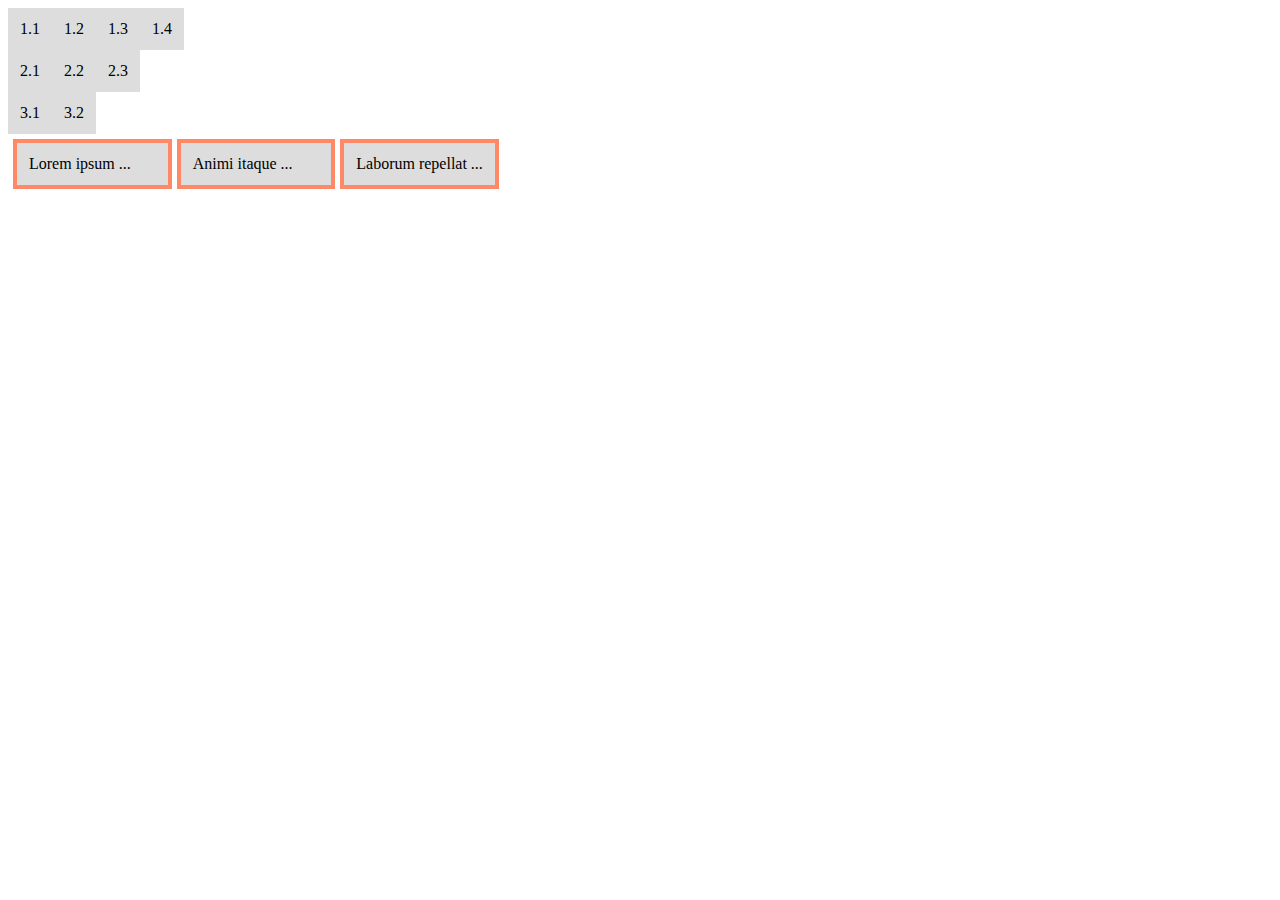
<file: apuntesTablas/index.html>
<!DOCTYPE html>
<html lang="en">
  <head>
    <meta charset="UTF-8" />
    <meta http-equiv="X-UA-Compatible" content="IE=edge" />
    <meta name="viewport" content="width=device-width, initial-scale=1.0" />
    <title>Ejercicio tabla</title>
    <link rel="stylesheet" href="estilos.css" />
  </head>
  <body>
    <div class="tablagen">
      <div class="fila">
        <div class="col">1.1</div>
        <div class="col">1.2</div>
        <div class="col">1.3</div>
        <div class="col">1.4</div>
      </div>
      <div class="fila">
        <div class="col">2.1</div>
        <div class="col">2.2</div>
        <div class="col">2.3</div>
      </div>
      <div class="fila">
        <div class="col">3.1</div>
        <div class="col">3.2</div>
      </div>
    </div>
    
    <!--Segundo ejemplo-->
    <section>
        <article>Lorem ipsum ...</article>
        <article>Animi itaque ... </article>
        <article>Laborum repellat ... </article>
       </section>
  </body>
</html>
</file>
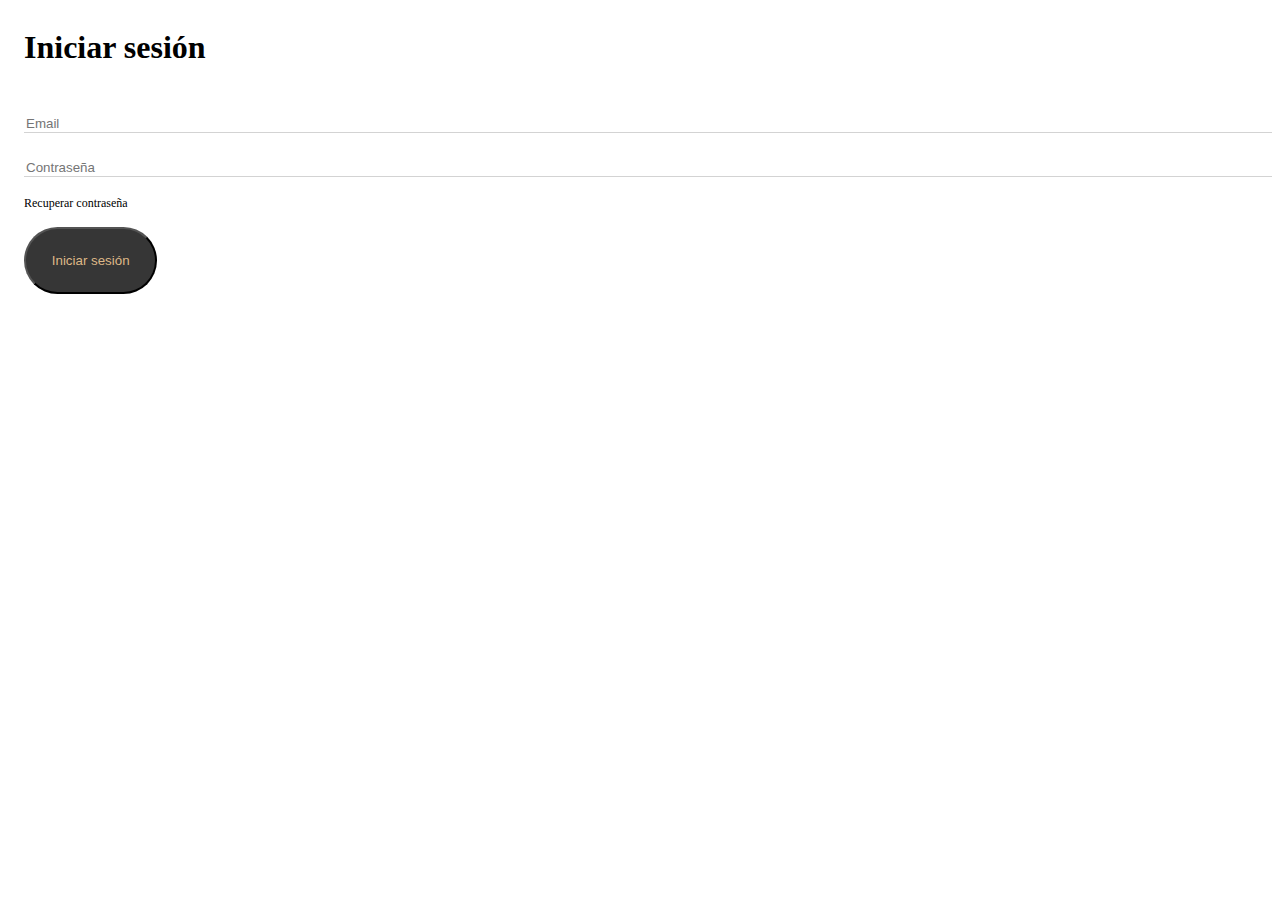
<file: FomularioLoginCristina/index.html>
<!DOCTYPE html>
<html lang="en">
  <head>
    <meta charset="UTF-8" />
    <meta http-equiv="X-UA-Compatible" content="IE=edge" />
    <meta name="viewport" content="width=device-width, initial-scale=1.0" />
    <title>Login</title>
    <link rel="stylesheet" href="estilos.css" />
  </head>
  <body>
    <main>
      <div id="contenido">
        <h1>Iniciar sesión</h1>
        <input type="email" name="email" id="email" placeholder="Email"/>
        <input type="password" name="clave" id="clave" placeholder="Contraseña"/>
        <p><a href="#">Recuperar contraseña</a></p>

        <button type="submit">Iniciar sesión</button>
      </div>
    </main>
  </body>
</html>
</file>
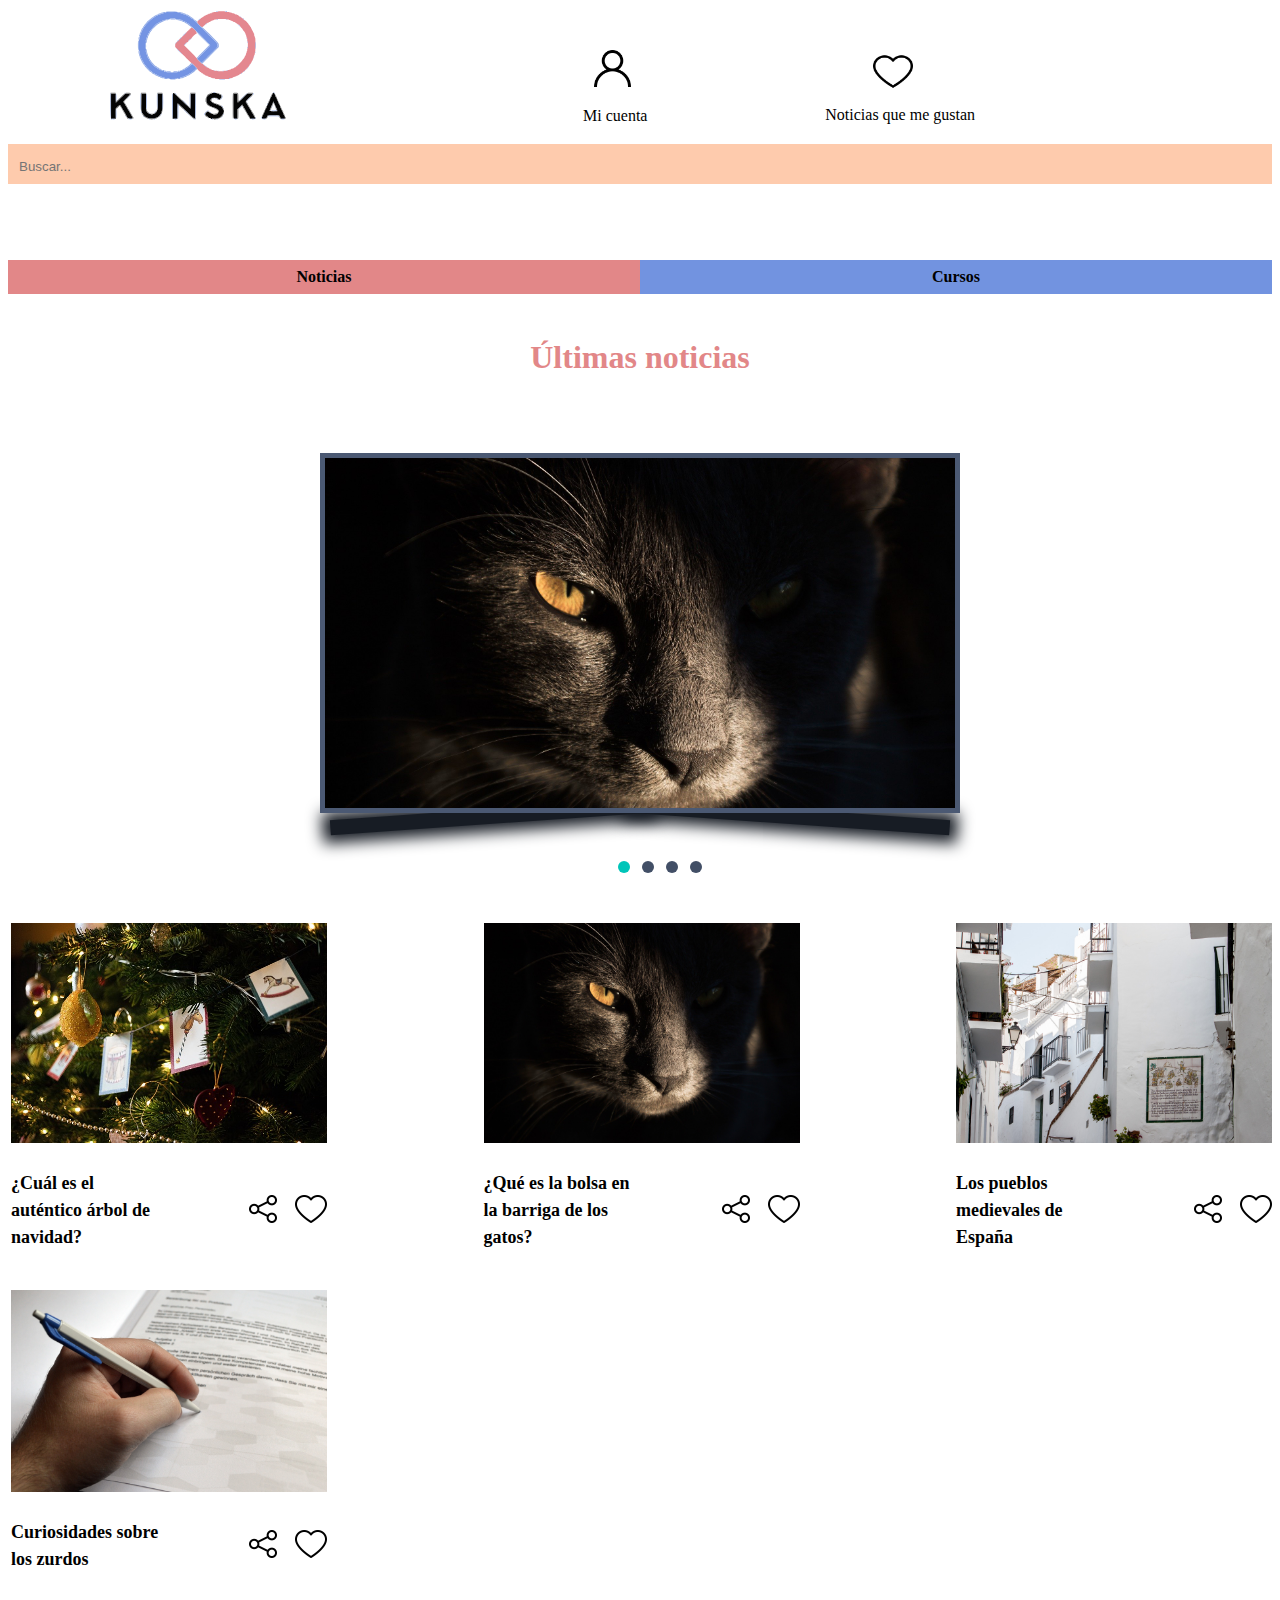
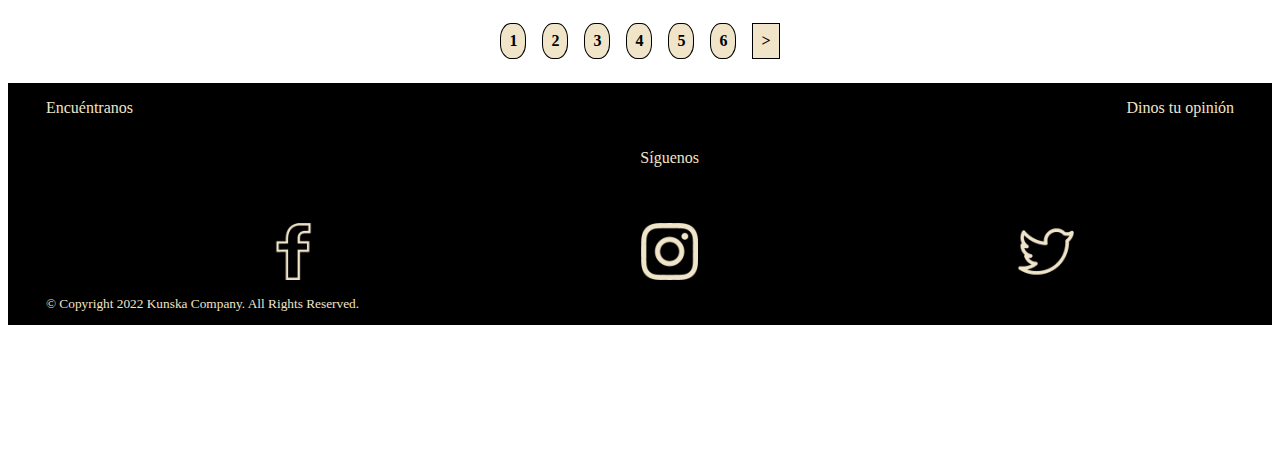
<file: ProyectoCristina/index.html>
<!DOCTYPE html>
<html lang="en">
  <head>
    <meta charset="UTF-8" />
    <meta http-equiv="X-UA-Compatible" content="IE=edge" />
    <meta name="viewport" content="width=device-width, initial-scale=1.0" />
    <link rel="stylesheet" href="estilos.css" />
    <title>Kunska</title>
    <link rel="shortcut icon" href="img/Logo empresa.png" type="image/x-icon" />
    <script src="jq/jquery-3.6.4.js" type="text/javascript"></script>
    <script src="jq/funciones.js" type="text/javascript"></script>
  </head>

  <body>
    <!--Versión Móvil-->

    <!--Header-->
    <header>
      <img
        src="img/logoRedimensionable.svg"
        alt="Logo de la empresa Kunska"
        class="logo"
      />
      <picture
        >
        <a href="src/formulariologin.html"><img src="img/iconos/usuario.png" alt="icono usuario" id="icono"  />
        <p>Mi cuenta</p></a></picture
      >
      <picture
        ><img src="img/iconos/corazon.png" alt="icono corazon" id="icono"  class="iconoPersona"/>
        <p id="like">Noticias que me gustan</p></picture
      >

      <div class="menu">
        <div class="container nav-container">
          <input class="checkbox" type="checkbox" name="" id="" />
          <div class="hamburger-lines">
            <span class="line line1"></span>
            <span class="line line2"></span>
            <span class="line line3"></span>
          </div>
          <nav>
            <ul class="menu">
              <li><a href="index.html"> Noticias</a></li>
              <ul class="noticias">
                <li><a href="index.html">Últimas noticias</a></li>
                <li><a href="index.html">Tus noticias favoritas</a></li>
                <li><a href="index.html">Noticias que te pueden gustar</a></li>
              </ul>
              <li><a href="src/indexCursos.html"> Cursos</a></li>
              <ul class="cursos">
                <li><a href="src/indexCursos.html">Últimos cursos</a></li>
                <li><a href="src/indexCursos.html">Mis cursos</a></li>
                <li><a href="src/indexCursos.html">Lista de cursos</a></li>
              </ul>
            </ul>
          </nav>
          <div class="menu-items">
            <li><a href="index.html">Noticias</a></li>
            <li><a href="src/indexCursos.html">Cursos</a></li>
          </div>
        </div>
      </div>

      <p id="buscador">
        <input
          type="text"
          name="buscador"
          id="buscadorInput"
          placeholder="Buscar..."
        />
      </p>
    </header>
    <nav>
      <ul class="menu">
        <ul class="noticias">
          <a href="index.html"> Noticias</a>
          <li><a href="index.html">Últimas noticias</a></li>
          <li><a href="index.html">Tus noticias favoritas</a></li>
          <li><a href="index.html">Noticias que te pueden gustar</a></li>
        </ul>
        <ul class="cursos">
          <a href="src/indexCursos.html">Cursos</a>
          <li><a href="src/indexCursos.html">Últimos cursos</a></li>
          <li><a href="src/indexCursos.html">Mis cursos</a></li>
          <li><a href="src/indexCursos.html">Lista de cursos</a></li>
        </ul>
      </ul>
    </nav>

    <!--Cuerpo de la página-->
    <main>
      <h1>Últimas noticias</h1>

      <!--Carrusel de fotos-->
      <!--Contenedor del slider-->
      <section id="slider" class="contenedor-slider">
        <ul class="slider-wrapper">
          <li class="current-slide">
            <a href="noticiagato.html">
              <picture>
                <img src="img/gato.jpg" alt="foto de cara de gato" /></picture
            ></a>

            <div class="caption">
              <h2 class="slider-title">
                ¿Qué es la bolsa en la barriga de los gatos?
              </h2>
              <p>
                Siempre hemos asumido que es grasa o piel, pero, ¿cual es su
                verdadero uso?
              </p>
            </div>
          </li>

          <li>
            <a href="noticiaarbol.html">
              <picture>
                <img
                  src="img/arbol-navidad.jpg"
                  alt="Arbol de Navidad con fotos" /></picture
            ></a>

            <div class="caption">
              <h2 class="slider-title">
                ¿Cuál es el auténtico árbol de navidad?
              </h2>
              <p>
                Siempre hemos asumido que es el abeto por las películas
                americanas pero, ¿esto es cierto?
              </p>
            </div>
          </li>

          <li>
            <a href="noticiapueblo.html">
              <picture>
                <img src="img/pueblo-espana.jpg" alt="Pueblo típico andaluz" />
              </picture>
            </a>

            <div class="caption">
              <h2 class="slider-title">Los pueblos medievales de España</h2>
              <p>
                ¿Quieres irte de viaje a la españa rural y no sabes donde?
                Bienvenido a este top de pueblos medievales
              </p>
            </div>
          </li>

          <li>
            <a href="noticiazurdos.html">
              <picture>
                <img src="img/zurdo.jpg" alt="Persona zurda escribiendo" />
              </picture>
            </a>
            <div class="caption">
              <h2 class="slider-title">Curiosidades sobre los zurdos</h2>
              <p>
                Además de que puedan escribir con efecto espejo hay muchas mas
                curiosidades de zurdo de las que sabemos.
              </p>
            </div>
          </li>
        </ul>

        <div class="slider-shadow"></div>

        <!-- Controles de Navegacion -->
        <ul id="control-buttons" class="control-buttons">
          <!--<li class="active"></li>
			<li></li>
			<li></li>
			<li></li>-->
        </ul>
      </section>

      <section>
        <!--Noticias-->
        <article>
          <a href="noticiaarbol.html">
            <picture>
              <img
                src="img/arbol-navidad.jpg"
                alt="Arbol de Navidad con fotos" /></picture
          ></a>
          <span>
            <h2>
              <a href="noticiaarbol.html"
                >¿Cuál es el auténtico árbol de navidad?</a
              >
            </h2>
            <div>
              <img
                src="img/iconos/compartir.png"
                alt="icono compartir"
                id="icono"
              />
              <img
                src="img/iconos/corazon.png"
                alt="icono corazon"
                id="icono2"
              />
            </div>
          </span>
        </article>

        <article>
          <a href="noticiagato.html">
            <picture>
              <img src="img/gato.jpg" alt="foto de cara de gato" /></picture
          ></a>
          <span>
            <h2>
              <a href="noticiagato.html"
                >¿Qué es la bolsa en la barriga de los gatos?</a
              >
            </h2>
            <div>
              <img
                src="img/iconos/compartir.png"
                alt="icono compartir"
                id="icono"
              />
              <img
                src="img/iconos/corazon.png"
                alt="icono corazon"
                id="icono2"
              />
            </div>
          </span>
        </article>

        <article>
          <a href="noticiapueblo.html">
            <picture>
              <img src="img/pueblo-espana.jpg" alt="Pueblo típico andaluz" />
            </picture>
          </a>
          <span>
            <h2>
              <a href="noticiapueblo.html">Los pueblos medievales de España</a>
            </h2>
            <div>
              <img
                src="img/iconos/compartir.png"
                alt="icono compartir"
                id="icono"
              />
              <img
                src="img/iconos/corazon.png"
                alt="icono corazon"
                id="icono2"
              />
            </div>
          </span>
        </article>

        <article>
          <a href="noticiazurdos.html">
            <picture>
              <img src="img/zurdo.jpg" alt="Persona zurda escribiendo" />
            </picture>
          </a>
          <span>
            <h2>
              <a href="noticiazurdos.html">Curiosidades sobre los zurdos</a>
            </h2>
            <div>
              <img
                src="img/iconos/compartir.png"
                alt="icono compartir"
                id="icono"
              />
              <img
                src="img/iconos/corazon.png"
                alt="icono corazon"
                id="icono2"
              />
            </div>
          </span>
        </article>
      </section>
      <ul>
        <li>1</li>
        <li>2</li>
        <li>3</li>
        <li>4</li>
        <li>5</li>
        <li>6</li>
        <li id="pass">></li>
      </ul>
    </main>
    <!--Footer-->
    <footer>
      <p><a href="src/formularioEmpresa.html"> Encuéntranos</a></p>
      <p><a href="src/formularioEmpresa.html">Dinos tu opinión</a></p>
      <p id="redes">
        <label>Síguenos</label>
        <img src="img/iconos/facebook.png" alt="Icono facebook" />
        <img src="img/iconos/instagram.png" alt="Icono instagram" />
        <img src="img/iconos/gorjeo.png" alt="Icono twitter" />
      </p>

      <small>© Copyright 2022 Kunska Company. All Rights Reserved.</small>
    </footer>
  </body>
</html>
</file>
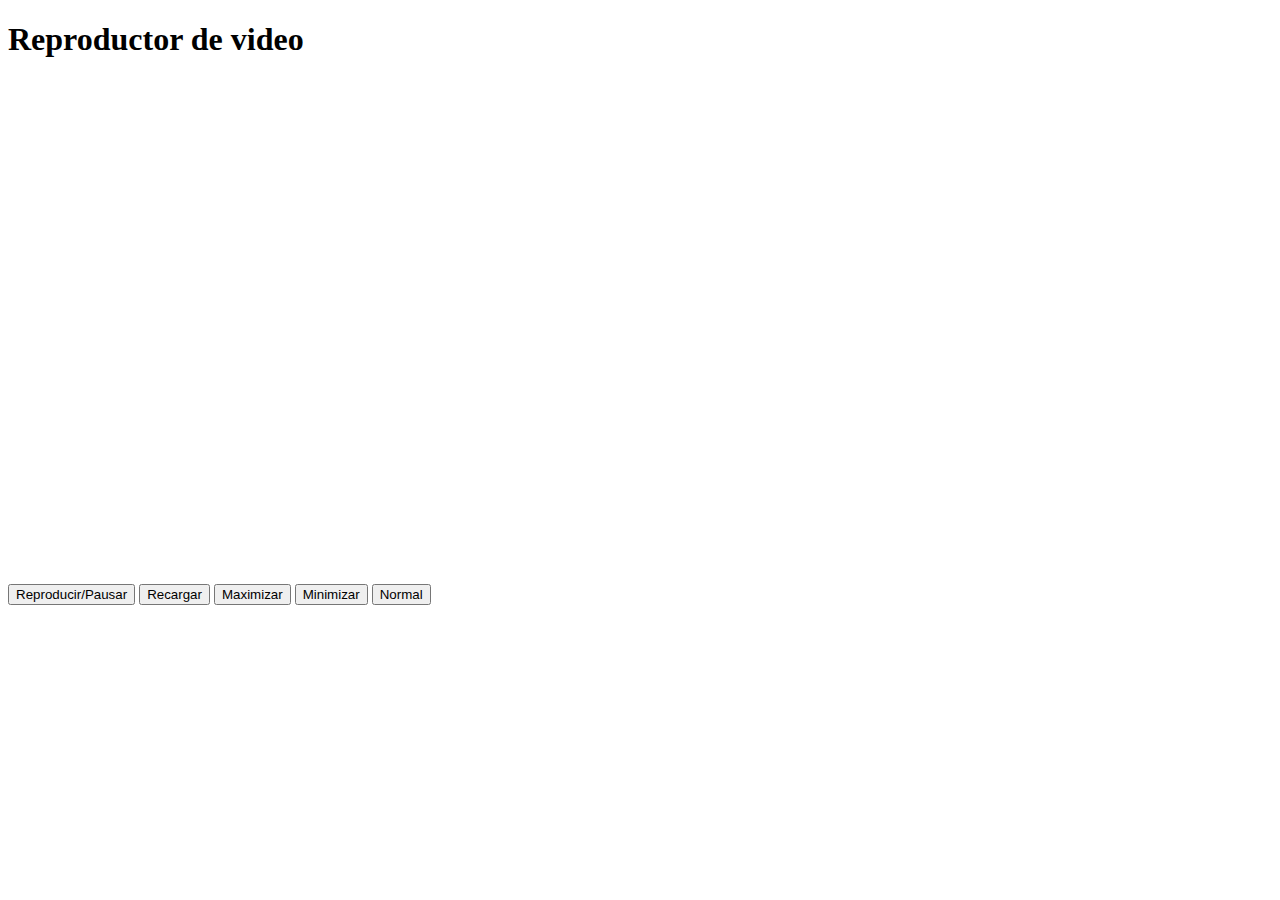
<file: reproductorVideoCristina/index.html>
<!DOCTYPE html>
<html lang="en">
  <head>
    <meta charset="UTF-8" />
    <meta http-equiv="X-UA-Compatible" content="IE=edge" />
    <meta name="viewport" content="width=device-width, initial-scale=1.0" />
    <title>Reproductor</title>
    <!--<script src="accion.js"></script>-->
  </head>
  <body>
    <h1>Reproductor de video</h1>
    <video id="video" width="500" height="500">
        <!--PREGUNTAR POR QUÉ NO SALE EL VIDEO-->
      <source src="videos/trailer.mp4" type="trailer/mp4" />
      <source src="videos/trailer.ogv" type="trailer/ogv" />
      <source src="videos/trailer.swf" type="trailer/mpeg" />
      <source src="videos/trailer.webm" type="trailer/webm" />
      Tu navegador no soporta el vídeo
    </video>
    <br/>
    <button onclick="playPause()">Reproducir/Pausar</button>
    <button onclick="recarga()">Recargar</button>
    <button onclick="maximizar()">Maximizar</button>
    <button onclick="minimizar()">Minimizar</button>
    <button onclick="normal()">Normal</button>
    <script>
      var video = document.getElementById("video");
      function playPause() {
        if (video.paused) video.play();
        else video.pause();
      }
      function recarga() {
        video.load();
      }
      function maximizar() {
        video.width = 1000;
      }
      function minimizar() {
        video.width = 250;
      }
      function normal() {
        video.width = 500;
      }
    </script>
  </body>
</html>
</file>
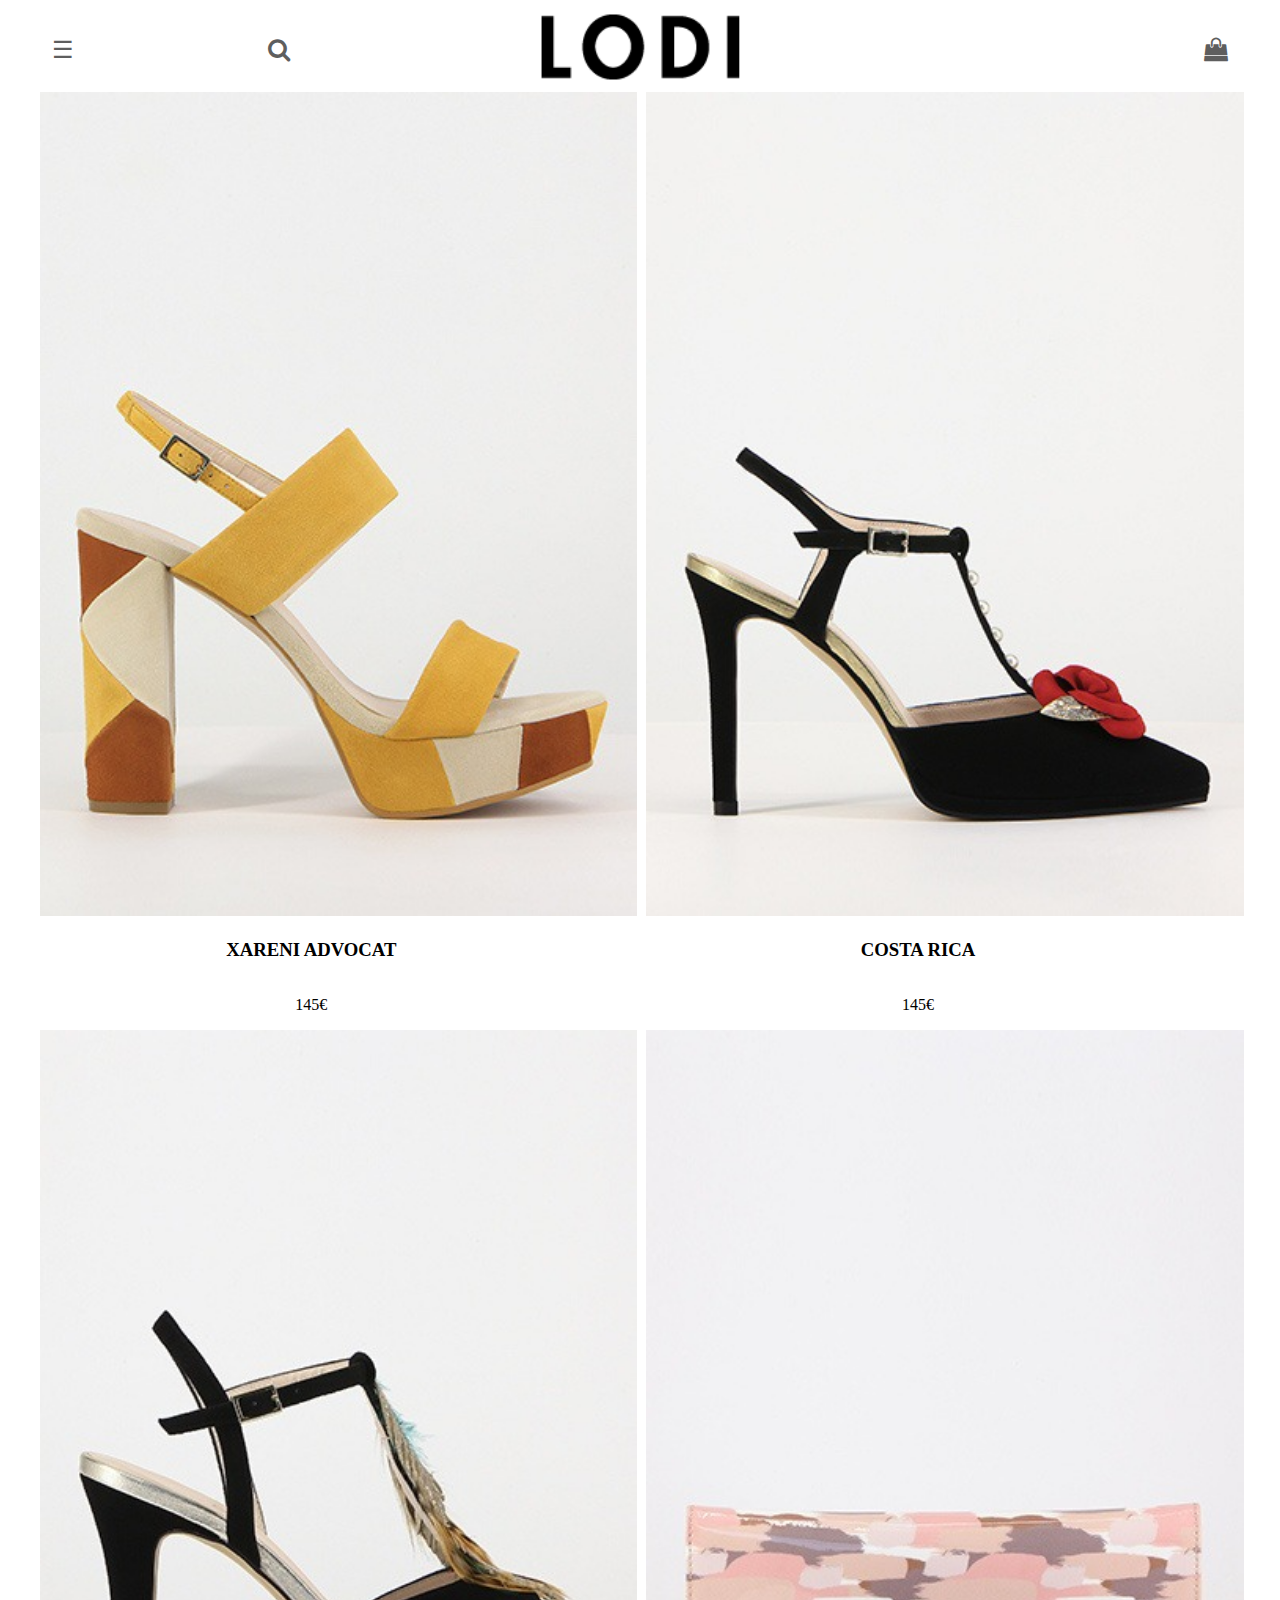
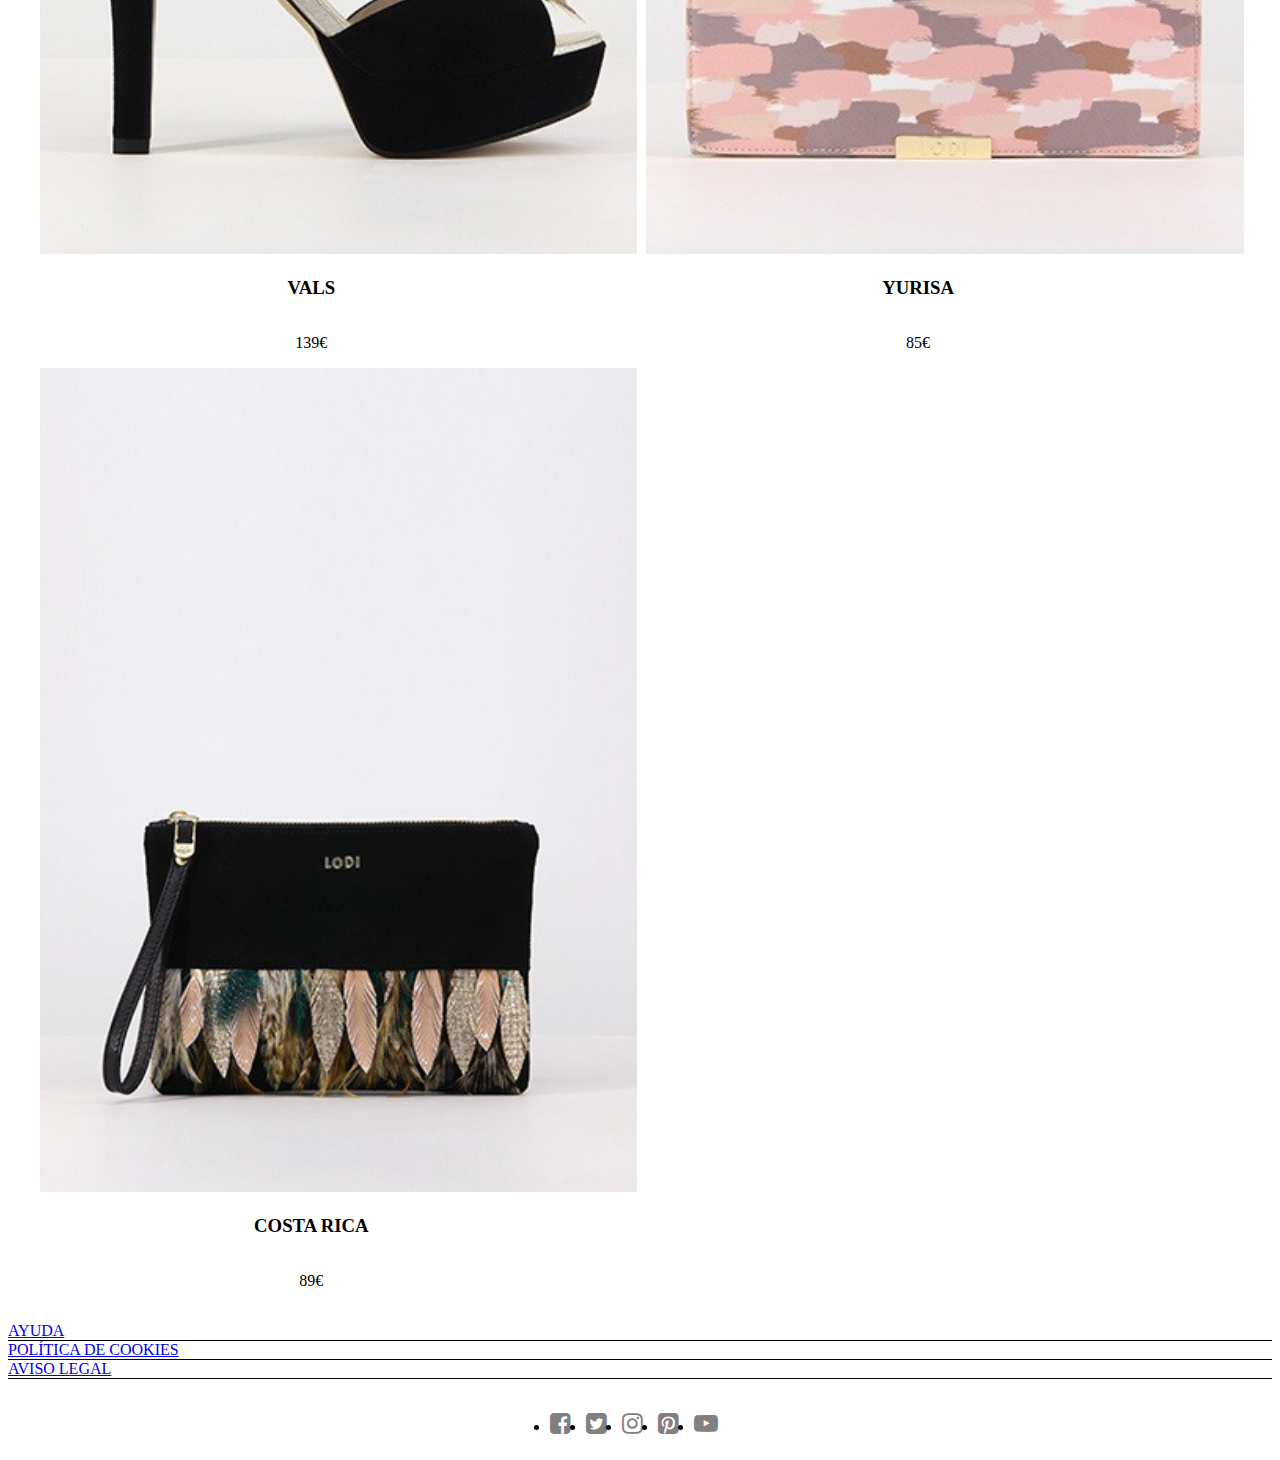
<file: webLODICristina/index.html>
<!DOCTYPE html>
<html lang="es">
  <head>
    <title>LODI</title>
    <meta charset="utf-8" />
    <meta content="Escribe tu nombre y apellidos" name="author" />
    <meta content="zapatos y complementos" name="description" />
    <meta content="diseño web, responsive web design" name="keywords" />
    <meta name="robots" content="index, follow" />
    <meta name="lang" content="es-ES" />

    <link
      rel="stylesheet"
      href="https://maxcdn.bootstrapcdn.com/font-awesome/4.5.0/css/font-awesome.min.css"
    />
    <link rel="stylesheet" href="font-awesome/css/font-awesome.min.css" />

    <link rel="stylesheet" type="text/css" href="estiloslodi.css" />
  </head>
  <body>
    <div id="contenido">
      <header>
        <picture>
          <img id="logo" src="logo.png" alt="LOGO LODI" />
        </picture>
        <!-- Menú principal -->
        <nav id="menu-principal">
          <label for="menu-hamburger">
            <span>&#9776;</span>
          </label>
          <input type="checkbox" id="menu-hamburger" />
          <!--Para la hamburguesa-->
          <ul id="menu">
            <li><a href="#">TODO</a></li>
            <li><a href="#">NUEVA COLECCIÓN</a></li>
            <li><a href="#">NOVIA</a></li>
            <li><a href="#">OUTLET</a></li>
            <li><a id="cuenta" href="#">Mi Cuenta</a></li>
          </ul>
        </nav>
        <!--Bloque de enlaces con iconos -->
        <nav id="buscador">
          <ul>
            <li>
              <a href="#"><i class="fa fa-search" aria-hidden="true"></i></a>
            </li>
          </ul>
        </nav>
        <nav id="compra">
          <ul>
            <li>
              <a href="#"
                ><i class="fa fa-shopping-bag" aria-hidden="true"></i
              ></a>
            </li>
          </ul>
        </nav>
      </header>

      <!--Contenido principal con los productos -->
      <main>
        <article class="item">
          <a href="#"><h3>XARENI ADVOCAT</h3></a>
          <p>145€</p>
          <a href="#"
            ><picture
              ><img
                src="img/zapato1.jpg"
                alt="ZAPATO XARENI ADVOCAT"
                width="380"
                height="524" /></picture
          ></a>
        </article>
        <article class="item">
          <a href="#"><h3>COSTA RICA</h3></a>
          <p>145€</p>
          <a href="#"
            ><picture
              ><img
                src="img/zapato2.jpg"
                alt="ZAPATO COSTA RICA"
                width="380"
                height="524" /></picture
          ></a>
        </article>
        <article class="item">
          <a href="#"><h3>VALS</h3></a>
          <p>139€</p>
          <a href="#"
            ><picture
              ><img
                src="img/zapato3.jpg"
                alt="ZAPATO VALS"
                width="380"
                height="524" /></picture
          ></a>
        </article>
        <article class="item">
          <a href="#"><h3>YURISA</h3></a>
          <p>85€</p>
          <a href="#"
            ><picture
              ><img
                src="img/bolso1.jpg"
                alt="BOLSO YURISA"
                width="380"
                height="524" /></picture
          ></a>
        </article>
        <article class="item">
          <a href="#"><h3>COSTA RICA</h3></a>
          <p>89€</p>
          <a href="#"
            ><picture
              ><img
                src="img/bolso2.jpg"
                alt="BOLSO COSTA RICA"
                width="380"
                height="524" /></picture
          ></a>
        </article>
      </main>
      <!--Pie de página -->
      <footer>
        <nav id="menu-adicional">
          <ul>
            <li><a href="#">AYUDA</a></li>
            <li><a href="#">POLÍTICA DE COOKIES</a></li>
            <li><a href="#">AVISO LEGAL</a></li>
          </ul>
        </nav>
        <nav id="iconos-sociales">
          <ul>
            <li>
              <a href="#"
                ><i class="fa fa-facebook-square" aria-hidden="true"></i
              ></a>
            </li>
            <li>
              <a href="#"
                ><i class="fa fa-twitter-square" aria-hidden="true"></i
              ></a>
            </li>
            <li>
              <a href="#"><i class="fa fa-instagram" aria-hidden="true"></i></a>
            </li>
            <li>
              <a href="#"
                ><i class="fa fa-pinterest-square" aria-hidden="true"></i
              ></a>
            </li>
            <li>
              <a href="#"
                ><i class="fa fa-youtube-play" aria-hidden="true"></i
              ></a>
            </li>
          </ul>
        </nav>
      </footer>
    </div>
  </body>
</html>
</file>
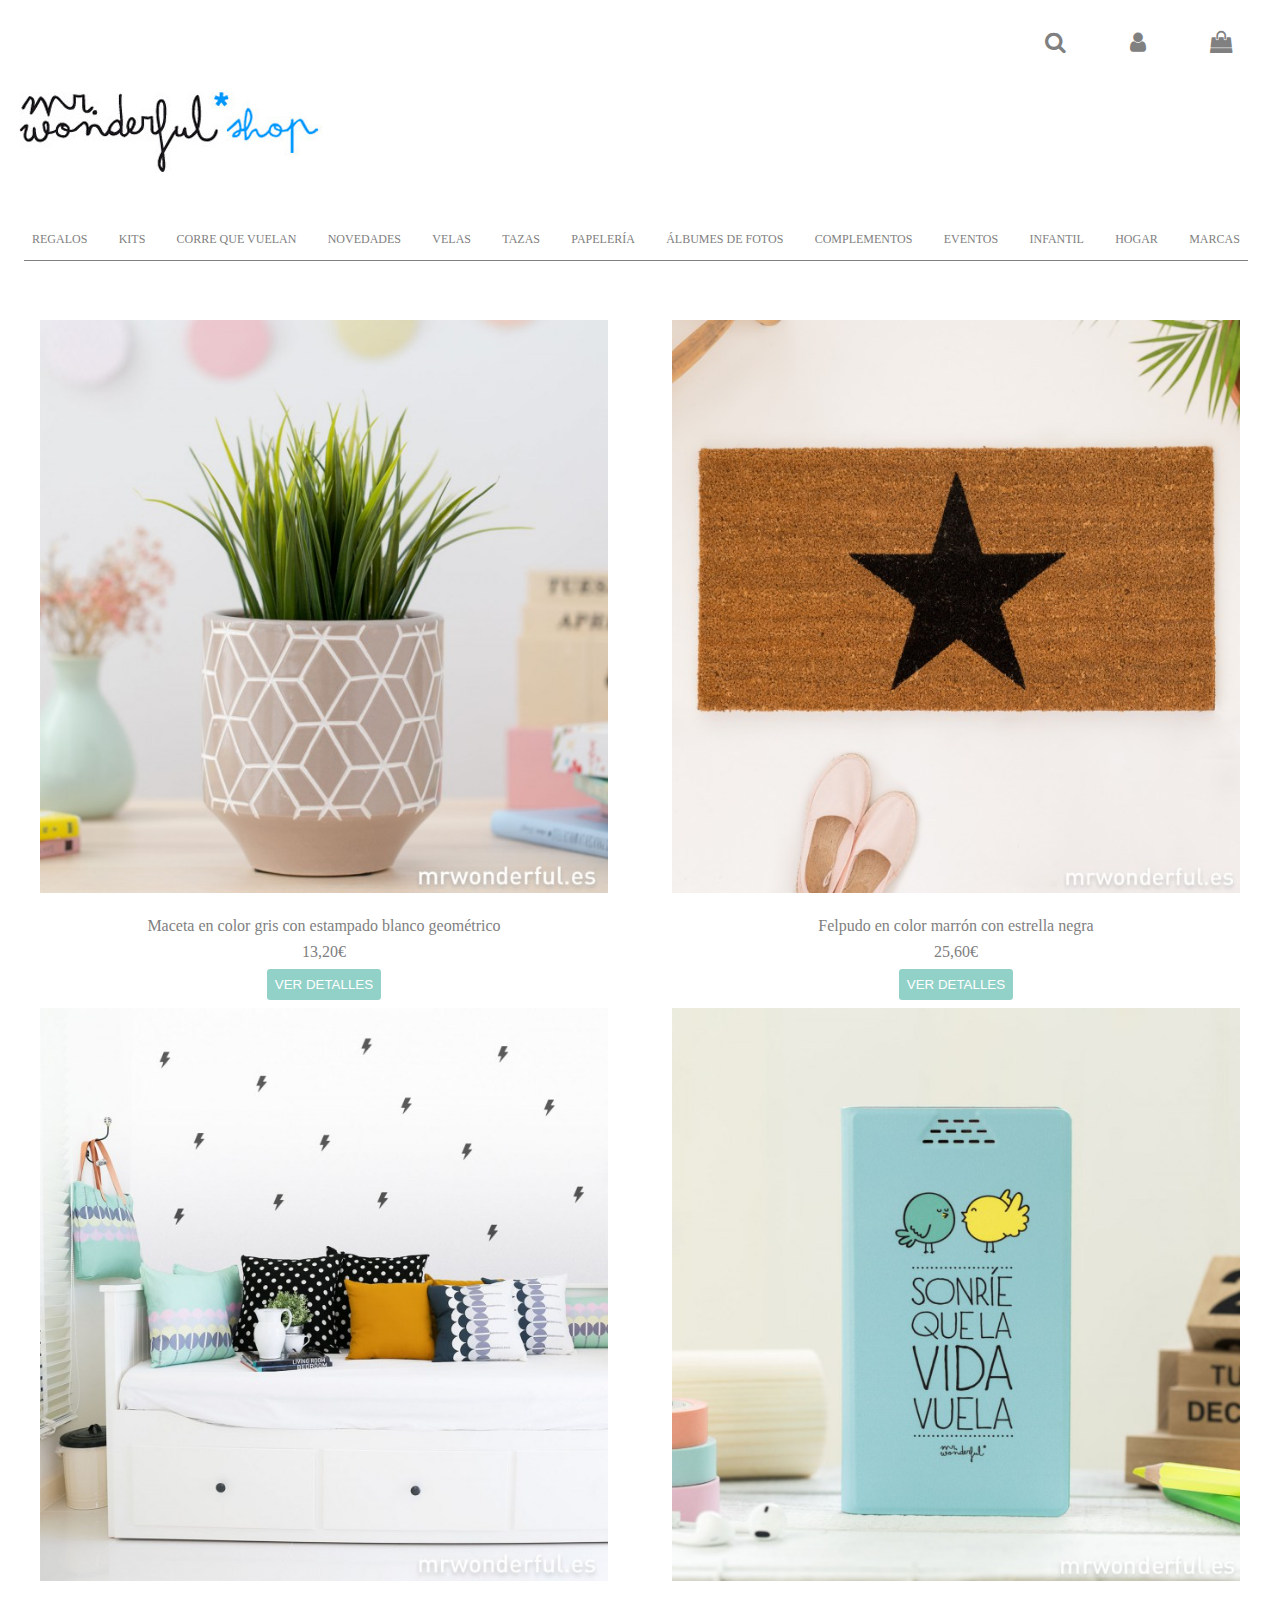
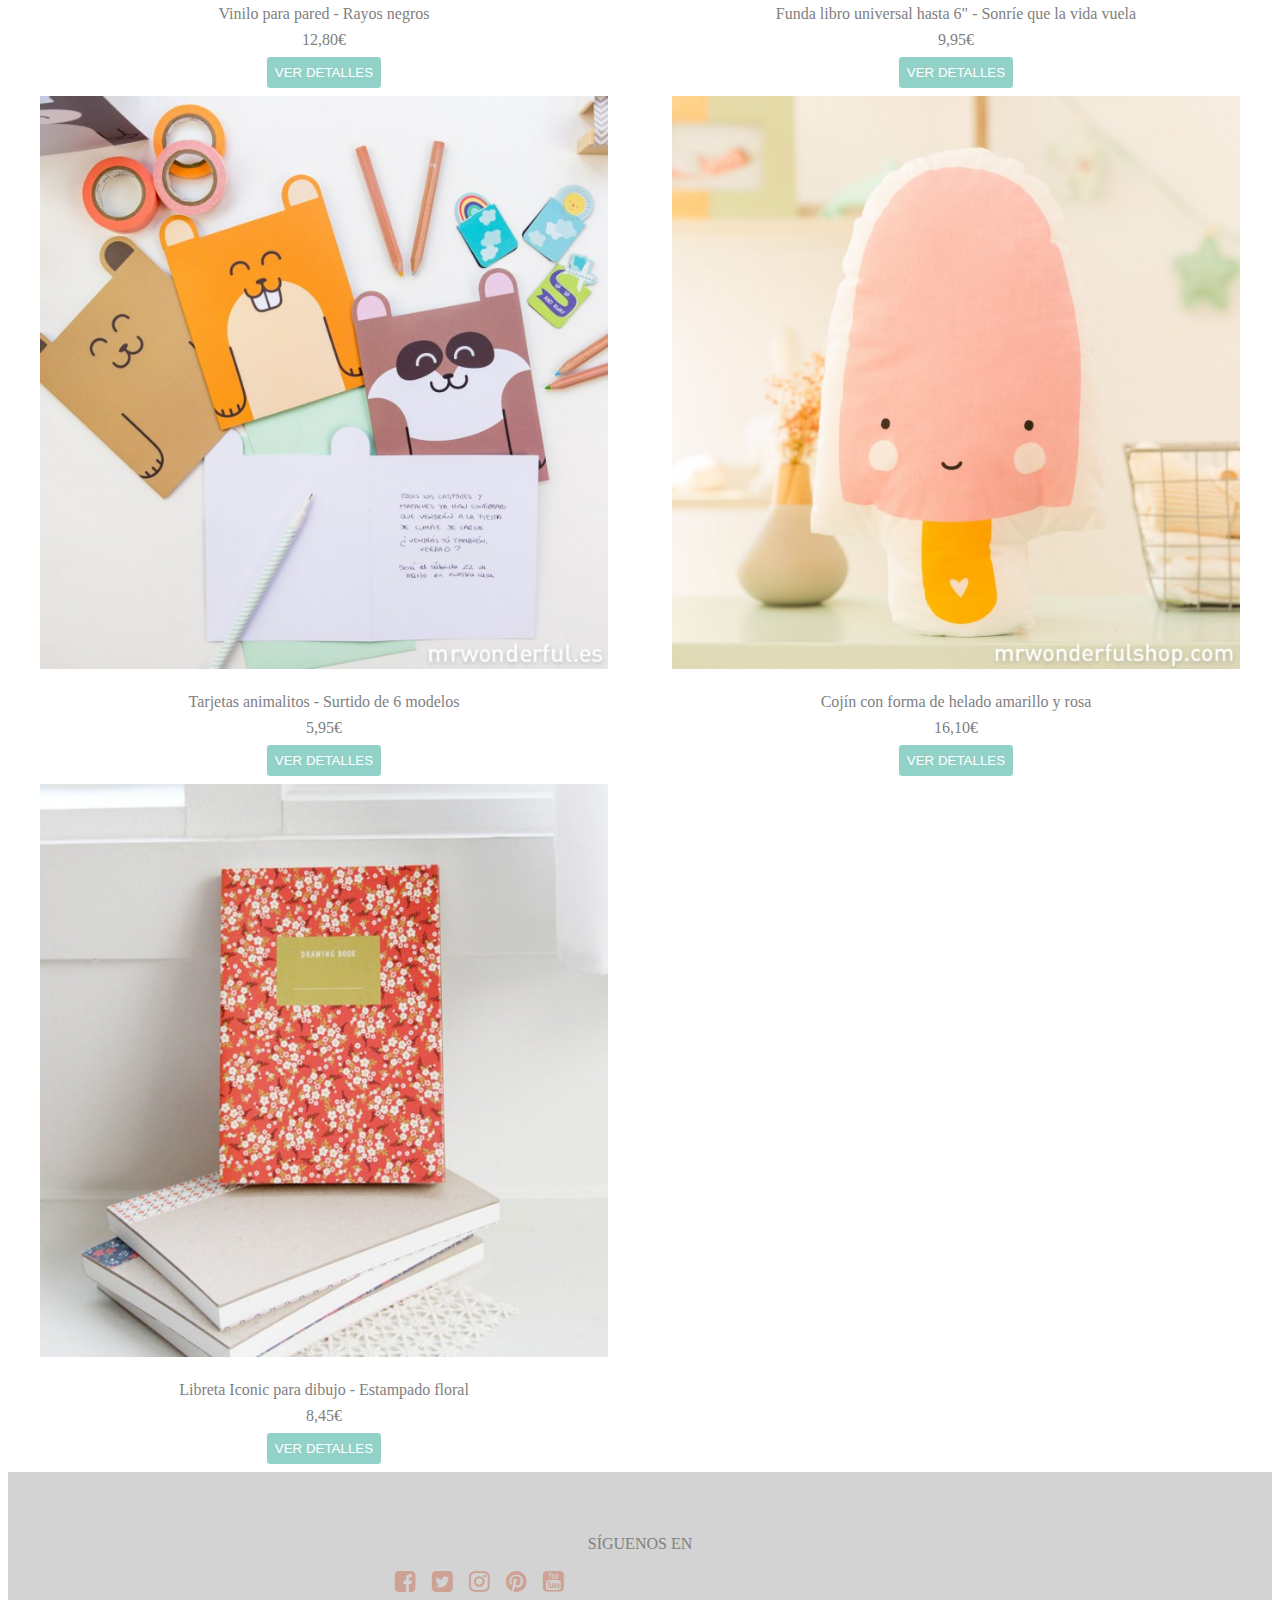
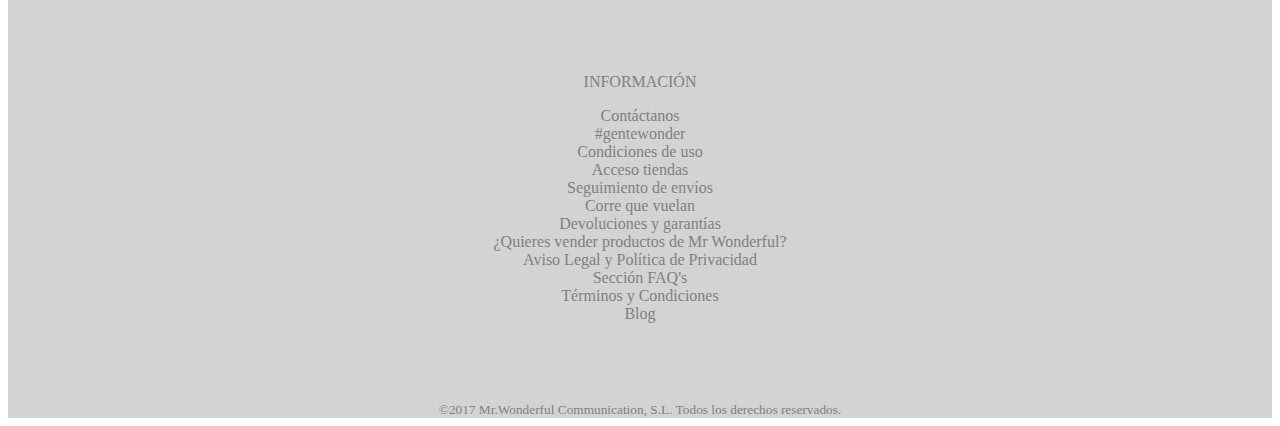
<file: webMrWonderfulCristina/index.html>
<!DOCTYPE html>
<html lang="es">
<head>
	<title> MR WONDERFUL APLIWEB</title>
	<meta charset="utf-8">
	<meta content="Escribe tu nombre y apellidos" name="author"/>
	<meta content="Aplicaciones Web" name="description" />
	<meta content="apliweb, diseño web, responsive web design" name="keywords" />
	<meta name="robots" content="index, follow" />
	<meta name="lang" content="es-ES" />
	<meta name="viewport" content="width=500, initial-scale=1, maximum-scale=1">
	<!--Iconos de Font Awesome-->
	<link rel="stylesheet" href="font-awesome/css/font-awesome.min.css">
	<!--Enlace a la hoja de estilos externa-->
	<link rel="stylesheet" type="text/css" href="estiloswonder.css">
</head>
<body>
	<header>
		<a id="logo" href="index.html">
			<picture>
				<img id="wonder" src="img/logo.png" alt="logo mr.wonderful shop">
			</picture>
		</a>
		<nav id="search">
			<ul>
				<li><a href="#"><i class="fa fa-search" aria-hidden="true"></i></a></li>
			</ul>
		</nav>
		<nav id="bag">
			<ul>
				<li><a href="#"><i class="fa fa-shopping-bag" aria-hidden="true"></i></a></li>
			</ul>
		</nav>
		<nav id="login">
			<ul>
				<li><a href="#"><i class="fa fa-user" aria-hidden="true"></i>
</a></li>
			</ul>
		</nav>
		<!-- Menú principal -->
		<nav id="menu-principal">
			<label for="hamburguesa">
				<span>&#9776;</span>
			</label>  
			<input type="checkbox" id="hamburguesa"/>
			<ul id="menu"> 
				<li><a href="#">REGALOS</a></li>
				<li><a href="#">KITS</a></li>
				<li><a href="#">CORRE QUE VUELAN</a></li>
				<li><a href="#">NOVEDADES</a></li>
				<li><a href="#">VELAS</a></li>
				<li><a href="#">TAZAS</a></li>
				<li><a href="#">PAPELERÍA</a></li>
				<li><a href="#">ÁLBUMES DE FOTOS</a></li>
				<li><a href="#">COMPLEMENTOS</a></li>
				<li><a href="#">EVENTOS</a></li>
				<li><a href="#">INFANTIL</a></li>
				<li><a href="#">HOGAR</a></li>
				<li><a href="#">MARCAS</a></li>
			</ul>
		</nav>
	</header>
	<!--Contenido principal organizado en artículos-->
	<main>
		<article class="item">
			<p>Maceta en color gris con estampado blanco geométrico</p>
			<picture><img src="img/maceta-gris-estampado-geometrico.jpg" alt="Maceta color gris con estampado geométrico"></picture>
			<span>13,20€</span>
			<input type="button" value="VER DETALLES">
		</article>
		<article class="item">
			<p>Felpudo en color marrón con estrella negra</p>
			<picture><img src="img/felpudo-estrella.jpg" alt="Felpudo marrón con estrella negra"></picture>
			<span>25,60€</span>
			<input type="button" value="VER DETALLES">
		</article>
		<article class="item">
			<p>Vinilo para pared - Rayos negros</p>
			<picture><img src="img/vinilo-rayos.jpg" alt="Vinilo para pared - Rayos negros"></picture>
			<span>12,80€</span>
			<input type="button" value="VER DETALLES">
		</article>
		<article class="item">
			<p>Funda libro universal hasta 6" - Sonríe que la vida vuela </p>
			<picture><img src="img/funda-sonrie.jpg" alt="Funda libro - Sonríe que la vida vuela"></picture>
			<span>9,95€</span>
			<input type="button" value="VER DETALLES">
		</article>
		<article class="item">
			<p>Tarjetas animalitos - Surtido de 6 modelos </p>
			<picture><img src="img/tarjetas-animalitos.jpg" alt="Tarjetas animalito"></picture>
			<span>5,95€</span>
			<input type="button" value="VER DETALLES">
		</article>
		<article class="item">
			<p>Cojín con forma de helado amarillo y rosa</p>
			<picture><img src="img/cojin-helado.jpg" alt="Cojín con forma de helado amarillo y rosa"></picture>
			<span>16,10€</span>
			<input type="button" value="VER DETALLES">
		</article>
		<article class="item">
			<p>Libreta Iconic para dibujo - Estampado floral </p>
			<picture><img src="img/libreta-dibujo-flores-rojas.jpg" alt="Libreta Iconic estampado floral"></picture>
			<span>8,45€</span>
			<input type="button" value="VER DETALLES">
		</article>
	</main>

	<footer>
		<small>©2017 Mr.Wonderful Communication, S.L. Todos los derechos reservados.
</small>
	<!--Bloque de enlaces con iconos sociales-->
		<nav id="menu-social-adicional">
			<span>SÍGUENOS EN</span>	
			<ul>
				<li><a id="face" href="https://www.facebook.com/mrwonderfulshop" target="_blank"><i class="fa fa-facebook-square" aria-hidden="true"></i></a></li>
				<li><a id="twit" href="https://twitter.com/mrwonderful_" target="_blank"><i class="fa fa-twitter-square" aria-hidden="true"></i></a></li>

				<li><a id="insta" href="https://www.instagram.com/mrwonderful_/" target="_blank"><i class="fa fa-instagram" aria-hidden="true"></i></a></li>
				<li><a id="pint" href="https://es.pinterest.com/mrwonderful_/" target="_blank"><i class="fa fa-pinterest" aria-hidden="true"></i>
</a></li>	
				<li><a  id="youtube" href="https://www.youtube.com/user/mrwonderfulshop/videos" target="_blank"><i class="fa fa-youtube-square" aria-hidden="true"></i>
</a></li>
			</ul>
		</nav>
		<nav>
			<span>INFORMACIÓN</span>
			<ul id="menu-adicional"> 
				<li><a href="#">Contáctanos</a></li>
				<li><a href="#">#gentewonder</a></li>
				<li><a href="#">Condiciones de uso</a></li>
				<li><a href="#">Acceso tiendas</a></li>
				<li><a href="#">Seguimiento de envíos</a></li>
				<li><a href="#">Corre que vuelan</a></li>
				<li><a href="#">Devoluciones y garantías</a></li>
				<li><a href="#">¿Quieres vender productos de Mr Wonderful?</a></li>
				<li><a href="#">Aviso Legal y Política de Privacidad</a></li>
				<li><a href="#">Sección FAQ's</a></li>
				<li><a href="#">Términos y Condiciones </a></li>
				<li><a href="#">Blog</a></li>
			</ul>
		</nav>
	</footer>
</body>
</html>
</file>
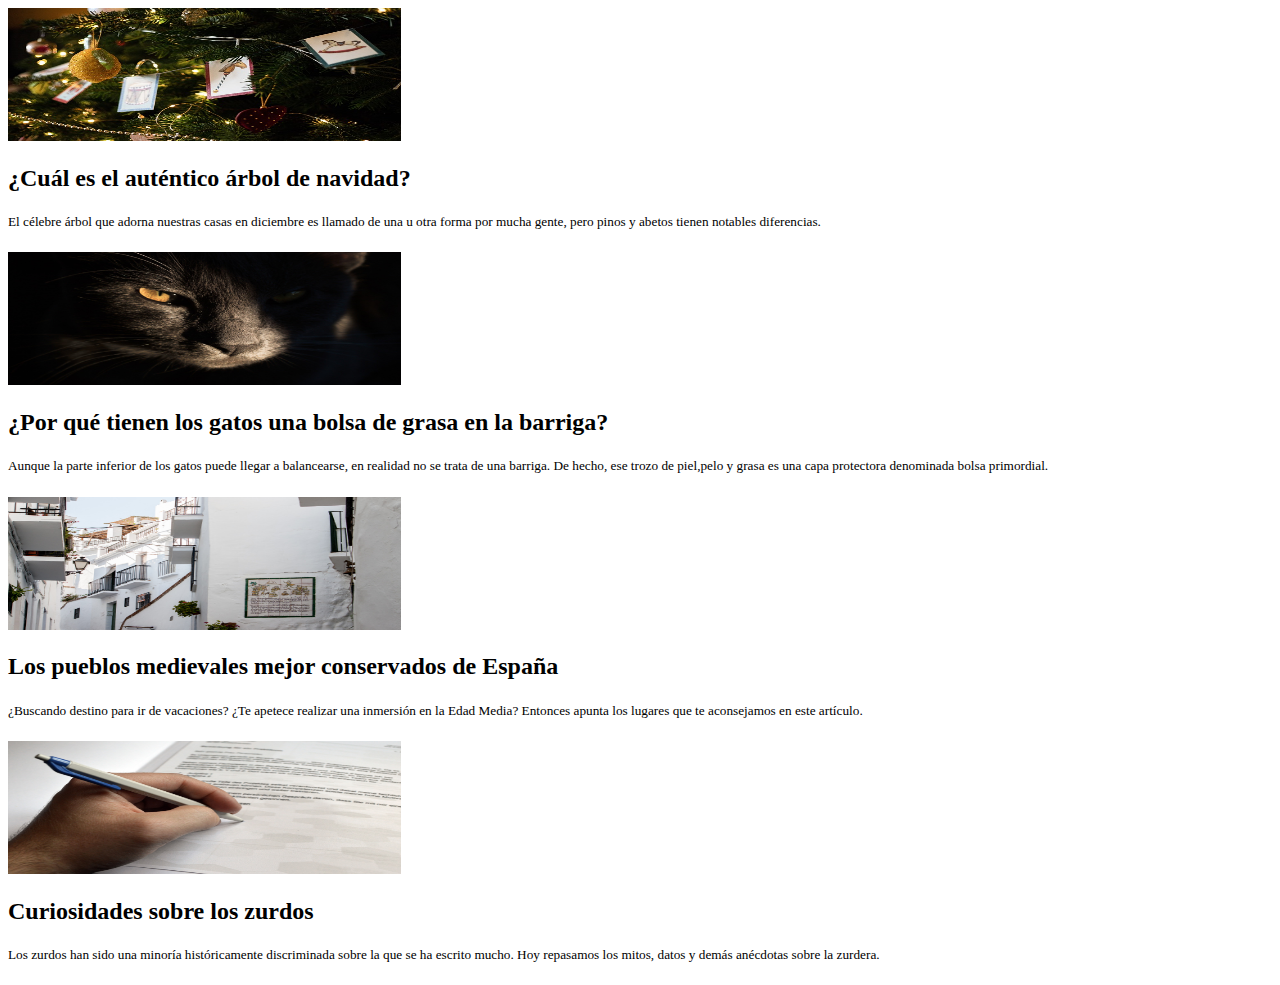
<file: ProyectoCristina/src/index.html>
<!DOCTYPE html>
<html lang="en">
  <head>
    <meta charset="UTF-8" />
    <meta http-equiv="X-UA-Compatible" content="IE=edge" />
    <meta name="viewport" content="width=device-width, initial-scale=1.0" />
    <title>Kunska</title>
    <link rel="shortcut icon" href="favicon.ico" type="image/x-icon" />
    <style>
      img {
        width: 393px;
        height: 133px;
      }
      h2 > a {
        text-decoration: none;
        color: black;
      }
      h5 {
        font-weight: lighter;
      }
    </style>
  </head>
  <body>
    <!--Versión Móvil-->

    <!--Header-->
    <header>
        
    </header>

    <!--Body-->
    <main>
      <article>
        <img src="img/arbol-navidad.jpg" alt="Arbol de Navidad con fotos" />
        <h2>
          <a
            href="https://www.muyinteresante.es/naturaleza/articulo/pino-o-abeto-cual-es-el-autentico-arbol-de-navidad-771671193057"
            >¿Cuál es el auténtico árbol de navidad?</a
          >
        </h2>
        <h5>
          El célebre árbol que adorna nuestras casas en diciembre es llamado de
          una u otra forma por mucha gente, pero pinos y abetos tienen notables
          diferencias.
        </h5>
      </article>

      <article>
        <img src="img/gato.jpg" alt="foto de cara de gato" />
        <h2>
          <a
            href="https://www.muyinteresante.es/mascotas/articulo/por-que-tienen-los-gatos-una-bolsa-de-grasa-en-la-barriga-201618477821"
            >¿Por qué tienen los gatos una bolsa de grasa en la barriga?</a
          >
        </h2>
        <h5>
          Aunque la parte inferior de los gatos puede llegar a balancearse, en
          realidad no se trata de una barriga. De hecho, ese trozo de piel,pelo
          y grasa es una capa protectora denominada bolsa primordial.
        </h5>
      </article>

      <article>
        <img src="img/pueblo-españa.jpg" alt="Pueblo típico andaluz" />
        <h2>
          <a
            href="https://www.muyinteresante.es/cultura/arte-cultura/articulo/los-pueblos-medievales-mejor-conservados-de-espana-371657551614"
            >Los pueblos medievales mejor conservados de España</a
          >
        </h2>
        <h5>
          ¿Buscando destino para ir de vacaciones? ¿Te apetece realizar una
          inmersión en la Edad Media? Entonces apunta los lugares que te
          aconsejamos en este artículo.
        </h5>
      </article>

      <article>
        <img src="img/zurdo.jpg" alt="Persona zurda escribiendo" />
        <h2>
          <a
            href="https://www.muyinteresante.es/ciencia/fotos/curiosidades-sobre-los-zurdos"
            >Curiosidades sobre los zurdos</a
          >
        </h2>
        <h5>
          Los zurdos han sido una minoría históricamente discriminada sobre la
          que se ha escrito mucho. Hoy repasamos los mitos, datos y demás
          anécdotas sobre la zurdera.
        </h5>
      </article>
    </main>
    <!--Footer-->
    <footer></footer>

    <!--Versión Tablet-->

    <!--Header-->
    <header></header>
    <!--Body-->
    <main></main>
    <!--Footer-->
    <footer></footer>
  </body>
</html>
</file>
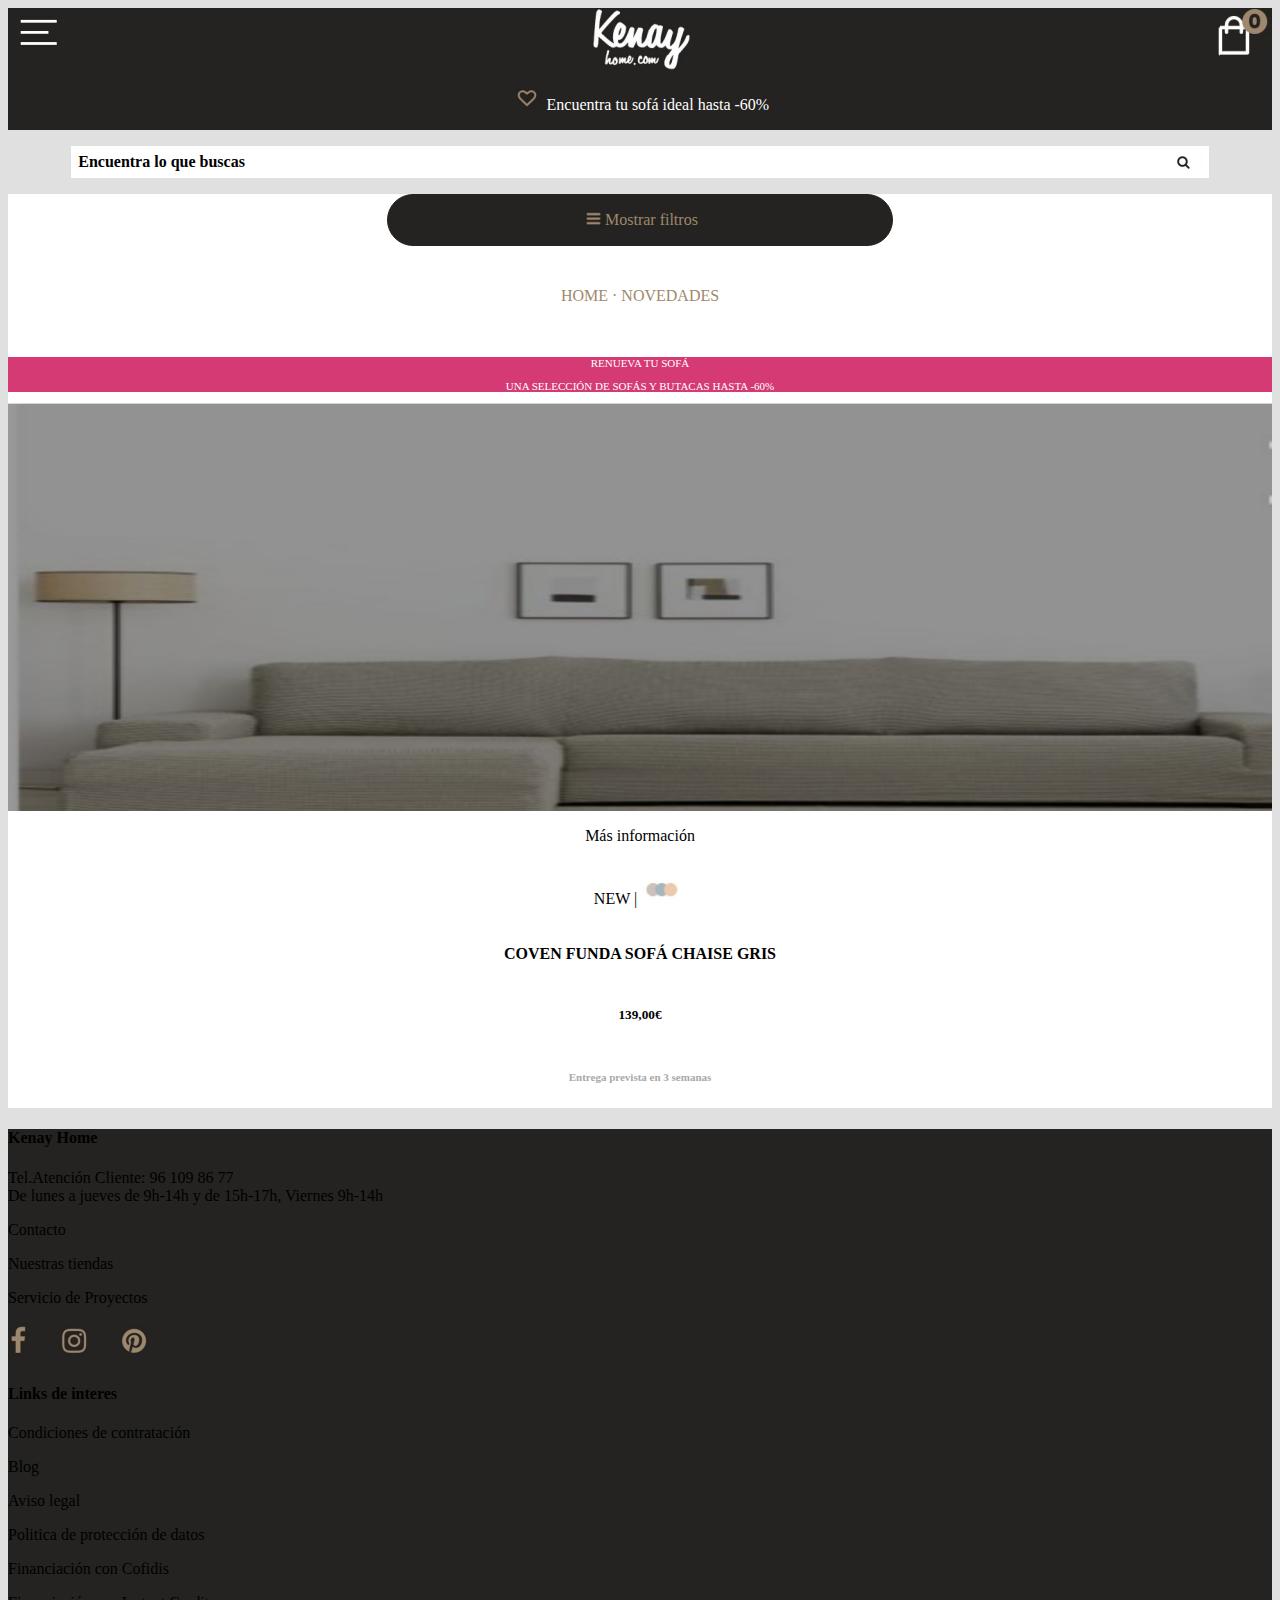
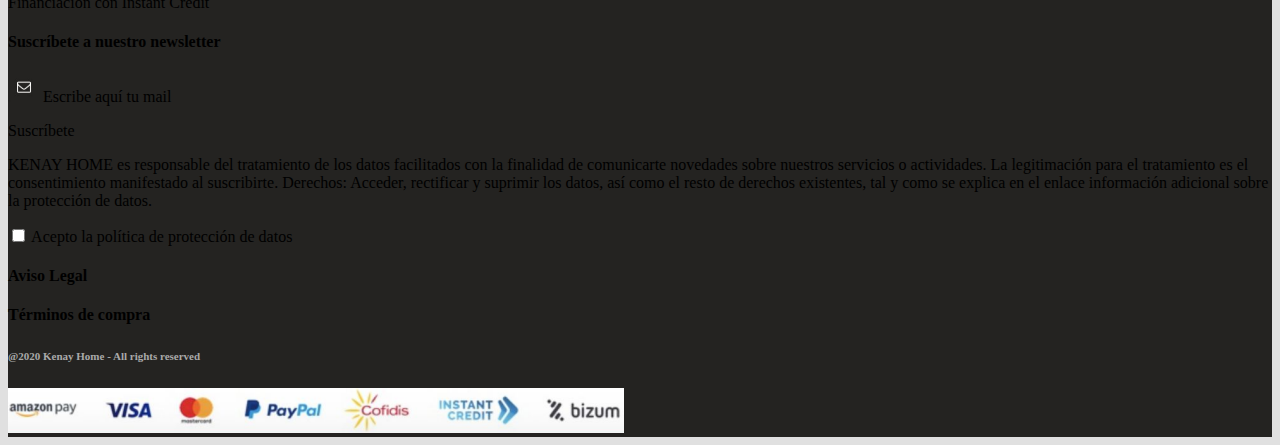
<file: Ejercicio2Cristina/ejercicio2Cristina.html>
<!DOCTYPE html>
<html lang="en">

<head>
    <meta charset="UTF-8">
    <meta http-equiv="X-UA-Compatible" content="IE=edge">
    <meta name="viewport" content="width=device-width, initial-scale=1.0">
    <title>Kenay</title>
    <link rel="stylesheet" href="estilos.css">
</head>

<body>
    <!--Cabecera
    Todas las imagenes son ejemplos(no hay imagenes guardadas en el ordenador con ese nombre)-->
    <header>
        <h1>KENAY</h1>
        <!--Linea superior-->
        <div class="cabecera-sup">
            <!--Menú de hamburguesa-->

            <img src="images/menu-hamburguesa.png" alt="Menu de hamburguesa" width="60" height="50" />
            <!--Título de la página-->
            <img src="images/titulo.png" alt="Titulo" width="103" height="62" />

            <!--Bolsa de la compra-->
            <img src="images/bolsa.png" alt="Bolsa de compra" width="60" height="50" />
        </div>

        <!--Línea inferior-->
        <div class="cabecera-inf">
            <p> <img src="images/corazon.png" alt="Corazón" width="45" height="34" />
                Encuentra tu sofá ideal hasta -60%</p>
        </div>

    </header>

    <main>
    <!--Buscador-->
    <div id="centrar-buscador">
        <p id="navegador"><strong>Encuentra lo que buscas</strong>
            <img src="images/buscador.png" alt="Buscador" width="35" height="18" />
        </p>
    </div>
    <div id="cuerpo">
    <!--Menú-->
    <div id="centrar-menu">
        <nav id="buscador">
            <p><img src="images/bocadillo-dorado.png" alt="Bocadillo del Menú" width="60" height="42" />
                Mostrar filtros</p>
        </nav>
    </div>
    <div id="palabras-dorado">
    <p><a href="#">HOME</a>
        ·
        <a href="#">NOVEDADES</a></p>
    </div>

    <article id="linea-rosa">
        <p>RENUEVA TU SOFÁ</p>
        <p>UNA SELECCIÓN DE SOFÁS Y BUTACAS HASTA -60%</p>
    </article>
    <section>

        <!--Sofá-->
        <div id="sofa">
        <article>
            <img src="images/sofa.png" alt="Sofá gris" width="472" height="412" />
            <div id="mens_info">
                <p>Más información</p>
            </div>
            <p>NEW | <img src="images/colores-sofa.png" alt="Colores disponibles del sofá" width="45" height="27" /></p>
            <h4>COVEN FUNDA SOFÁ CHAISE GRIS</h4>
            <h5>139,00€</h5>
            <h6>Entrega prevista en 3 semanas</h6>
        </article>
    </div>
    </section>
</div>
</main>
    <footer>
        <h4>Kenay Home</h4>
        <p>Tel.Atención Cliente: 96 109 86 77
            <br />
            De lunes a jueves de 9h-14h y de 15h-17h, Viernes 9h-14h
        </p>
        <p>Contacto</p>
        <p>Nuestras tiendas</p>
        <p>Servicio de Proyectos</p>
        <p><img src="images/redes-sociales.png" alt="Redes sociales" width="144" height="37" /></p>
        <h4>Links de interes</h4>
        <p>Condiciones de contratación</p>
        <p>Blog</p>
        <p>Aviso legal</p>
        <p>Politica de protección de datos</p>
        <p>Financiación con Cofidis</p>
        <p>Financiación con Instant Credit</p>
        <h4>Suscríbete a nuestro newsletter</h4>
        <p>
        <p><img src="images/sobre.png" alt="icono de email" width="31" height="29" />
            Escribe aquí tu mail</p>
        <p>Suscríbete</p>
        </p>
        <p>KENAY HOME es responsable del tratamiento de los datos facilitados con la finalidad de comunicarte novedades sobre nuestros servicios o actividades.
            La legitimación para el tratamiento es el consentimiento manifestado al suscribirte.
            Derechos: Acceder, rectificar y suprimir los datos, así como el resto de derechos existentes, tal y como se 
            explica en el enlace información adicional sobre la protección de datos.
        </p>
        <input type="checkbox" id="checkpolitica" value="politica_check"> Acepto la política de protección de datos</label>
        <h4>Aviso Legal</h4>
        <h4>Términos de compra</h4>
        <h6>@2020 Kenay Home - All rights reserved</h6>
        <img src="images/metodos-de-pago.png" alt="Métodos de pago aceptados" width="616" height="45" />
    </footer>
</body>

</html>
</file>
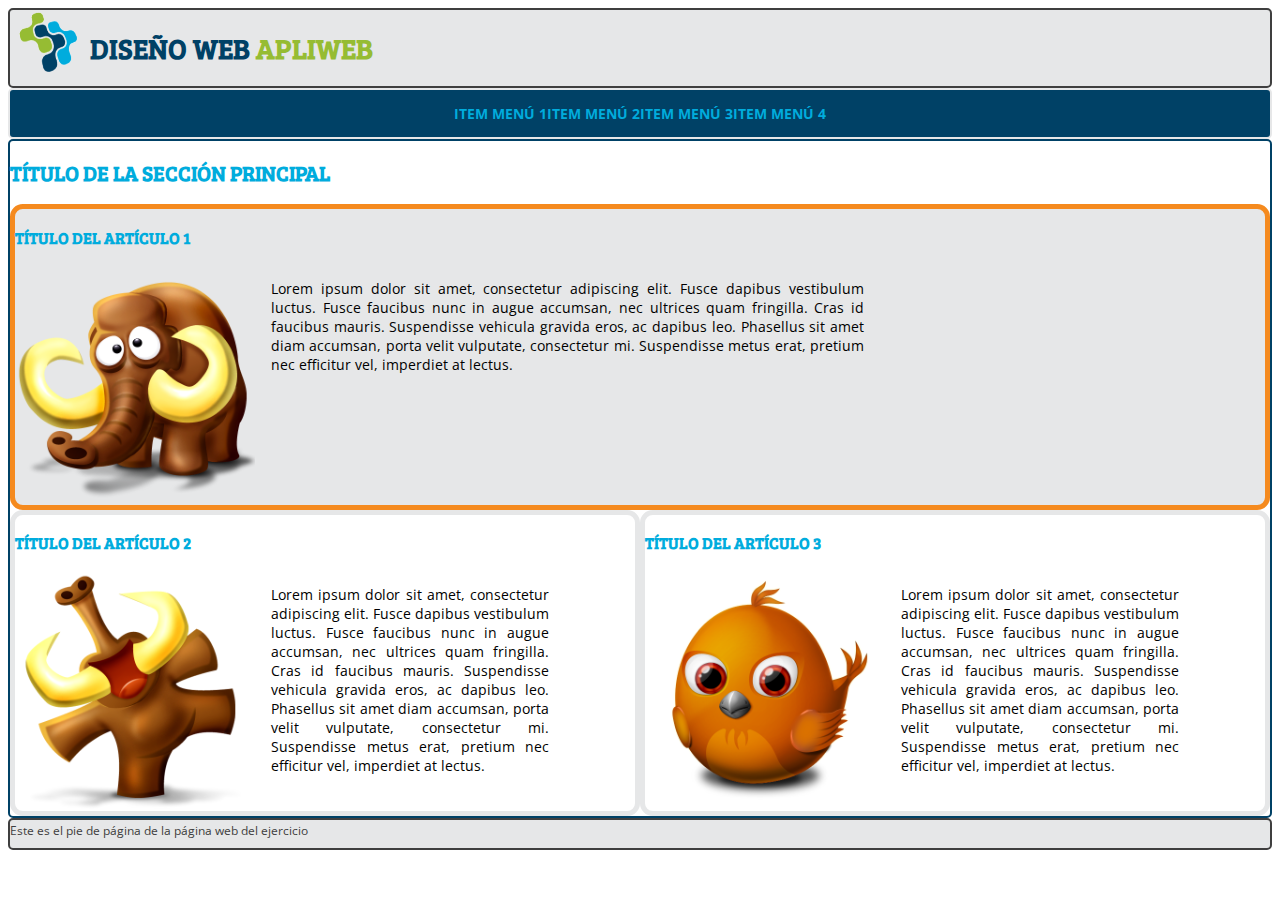
<file: ejercicioElefanteCristina/ejercicioCSS1.html>
<!DOCTYPE html>
<html lang="es">
  <head>
    <title>Ejercicio de CSS3</title>
    <meta charset="utf-8" />
    <meta name="author" content="Tu nombre y apellidos" />
    <meta
      name="description"
      content="Ejercicios con conceptos básicos de CSS"
    />
    <meta name="keywords" content="css3, diseño web, apliweb" />
    <link rel="stylesheet" type="text/css" href="./css/styles.css" />
    <meta name="viewport" content="width=device-width, initial-scale=1.0" />
    <!--Para la fuente-->
    <link
      href="https://fonts.googleapis.com/css?family=Bree+Serif"
      rel="stylesheet"
    />
    <link
      href="https://fonts.googleapis.com/css?family=Open+Sans"
      rel="stylesheet"
    />
  </head>
  <body>
    <div id="content">
      <header>
        <img
          src="logo.png"
          alt="logotipo de la empresa"
          width="140"
          height="122"
          id="logo"
        />
        <h1>DISEÑO WEB <span id="subject">APLIWEB</span></h1>
      </header>
      <nav id="main-menu">
        <label for="hamburguer-icon">
          <input id="hamburguer-icon" type="checkbox" />

          <span class="hamburguer-line"></span>

          <span class="hamburguer-line"></span>

          <span class="hamburguer-line"></span>
        </label>
        <ul>
          <li><a href="item1.html">ITEM MENÚ 1</a></li>
          <li><a href="item2.html">ITEM MENÚ 2</a></li>
          <li><a href="item3.html">ITEM MENÚ 3</a></li>
          <li><a href="item4.html">ITEM MENÚ 4</a></li>
        </ul>
      </nav>
      <main>
        <section id="principal">
          <h2>TÍTULO DE LA SECCIÓN PRINCIPAL</h2>
          <article id="primerElemento" class="news-art">
            <h3><a href="art1.html">TÍTULO DEL ARTÍCULO 1</a></h3>
            <img
              src="img-art1.png"
              alt="Imagen artículo 1"
              width="512"
              height="512"
            />
            <p>
              Lorem ipsum dolor sit amet, consectetur adipiscing elit. Fusce
              dapibus vestibulum luctus. Fusce faucibus nunc in augue accumsan,
              nec ultrices quam fringilla. Cras id faucibus mauris. Suspendisse
              vehicula gravida eros, ac dapibus leo. Phasellus sit amet diam
              accumsan, porta velit vulputate, consectetur mi. Suspendisse metus
              erat, pretium nec efficitur vel, imperdiet at lectus.
            </p>
          </article>
          <article class="news-art">
            <h3><a href="art2.html">TÍTULO DEL ARTÍCULO 2</a></h3>
            <img
              src="img-art2.png"
              alt="Imagen artículo 2"
              width="512"
              height="512"
            />
            <p>
              Lorem ipsum dolor sit amet, consectetur adipiscing elit. Fusce
              dapibus vestibulum luctus. Fusce faucibus nunc in augue accumsan,
              nec ultrices quam fringilla. Cras id faucibus mauris. Suspendisse
              vehicula gravida eros, ac dapibus leo. Phasellus sit amet diam
              accumsan, porta velit vulputate, consectetur mi. Suspendisse metus
              erat, pretium nec efficitur vel, imperdiet at lectus.
            </p>
          </article>
          <article class="news-art">
            <h3><a href="art3.html">TÍTULO DEL ARTÍCULO 3</a></h3>
            <img
              src="img-art3.png"
              alt="Imagen artículo 3"
              width="512"
              height="512"
            />
            <p>
              Lorem ipsum dolor sit amet, consectetur adipiscing elit. Fusce
              dapibus vestibulum luctus. Fusce faucibus nunc in augue accumsan,
              nec ultrices quam fringilla. Cras id faucibus mauris. Suspendisse
              vehicula gravida eros, ac dapibus leo. Phasellus sit amet diam
              accumsan, porta velit vulputate, consectetur mi. Suspendisse metus
              erat, pretium nec efficitur vel, imperdiet at lectus.
            </p>
          </article>
        </section>
      </main>
      <footer>
        <small>Este es el pie de página de la página web del ejercicio</small>
      </footer>
    </div>
  </body>
</html>
</file>
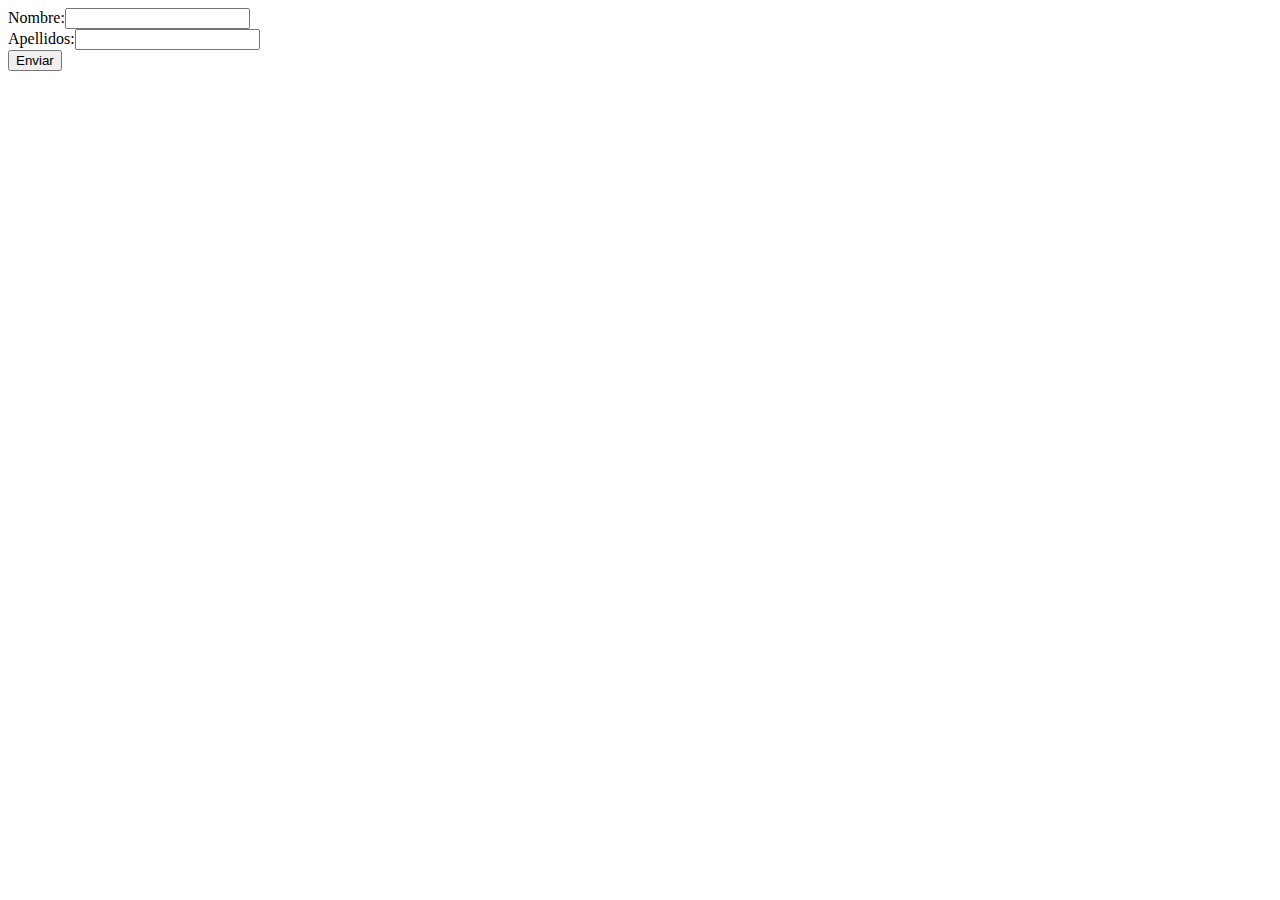
<file: ejerciciosTema4/formulario.html>
<!DOCTYPE html>
<html lang="en">
  <head>
    <meta charset="UTF-8" />
    <meta http-equiv="X-UA-Compatible" content="IE=edge" />
    <meta name="viewport" content="width=device-width, initial-scale=1.0" />
    <script src="js/jquery-3.6.3.slim.js" type="text/javascript"></script>
    <title>Formulario</title>
  </head>
  <body>
    <form action="formulario" method="post">
      <label for="nombre"
        >Nombre:<input type="text" name="nombre" id="nombre"
      /></label>
      <br />
      <label for="apellidos"
        >Apellidos:<input type="text" name="apellidos" id="apellidos"
      /></label>
      <br />
      <button type="submit">Enviar</button>
    </form>
    <script>
      $(document).ready(function () {
        $("input").focusin(function(){
            $(this).css("outline-color", "yellow");
            $(this).parent().css("background-color", "yellow");
            $(this).parent().css("font-size", "20px");
            

        })
        $("input").focusout(function(){
            $(this).css("outline-color", "black");
            $(this).parent().css("background-color", "white");
            $(this).parent().css("font-size", "16px");
        })
      });
      
    </script>
  </body>
</html>
</file>
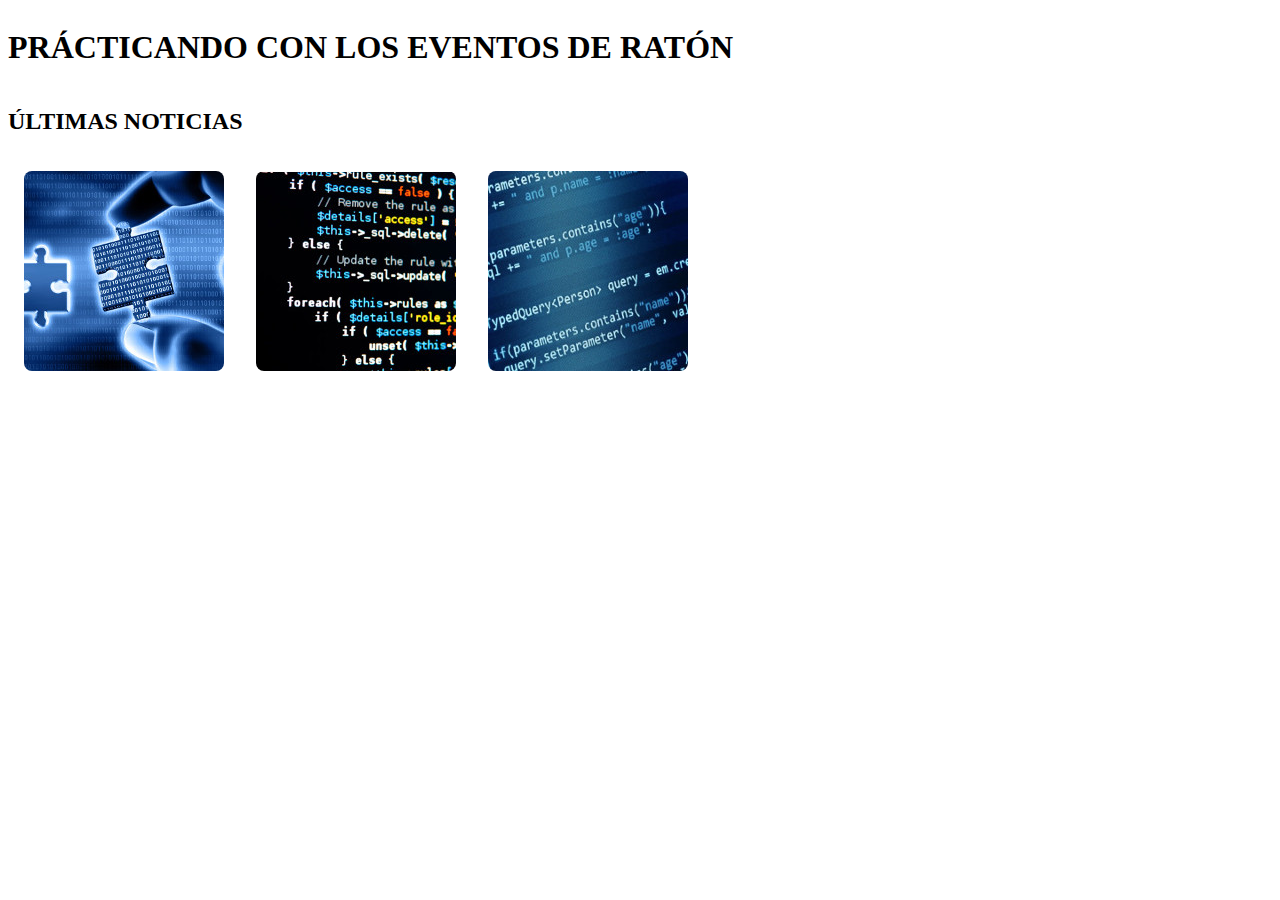
<file: ejerciciosTema4/tareaEventosRaton1.html>
<!DOCTYPE html>
<html lang="es">
	<head>
		<title>TAREA PRÁCTICA SOBRE EVENTOS DE RATÓN</title>
		<meta charset="utf-8">
		<link rel="stylesheet" type="text/css" href="css/estilos.css">
		<script src="js/jquery-3.6.3.slim.js" type="text/javascript"></script>
	</head>

	<body>
		<header>
			<h1>PRÁCTICANDO CON LOS EVENTOS DE RATÓN</h1>
		</header>
		<section>
			<h2>ÚLTIMAS NOTICIAS</h2>
			<div id="news">
				<article class="noticia">
					<img id="noticia1" src="img/noticia1.jpg" width=200 height=200 alt="Imagen de la noticia 1">
					<h3 id="titular1">Titular de la noticia 1</h3>
				</article> 
				<article class="noticia">
					<img id="noticia2" src="img/noticia2.jpg" width=200 height=200 alt="Imagen de la noticia 2">
					<h3 id="titular2">Titular de la noticia 2</h3>
				</article> 
				<article class="noticia">
					<img id="noticia3" src="img/noticia3.jpg" width=200 height=200 alt="Imagen de la noticia 3">
					<h3 id="titular3">Titular de la noticia 3</h3>
				</article> 
		</section>
		<script>
			$(document).ready(function () {
				$(document).keyup(function(e){
					e.preventDefault();
					console.log(String.fromCharCode(e.which))
					if(String.fromCharCode(e.which)==="D"){
						$("h3").toggle();
					}
				})
        
      });
		</script>
	</body>
</html>
</file>
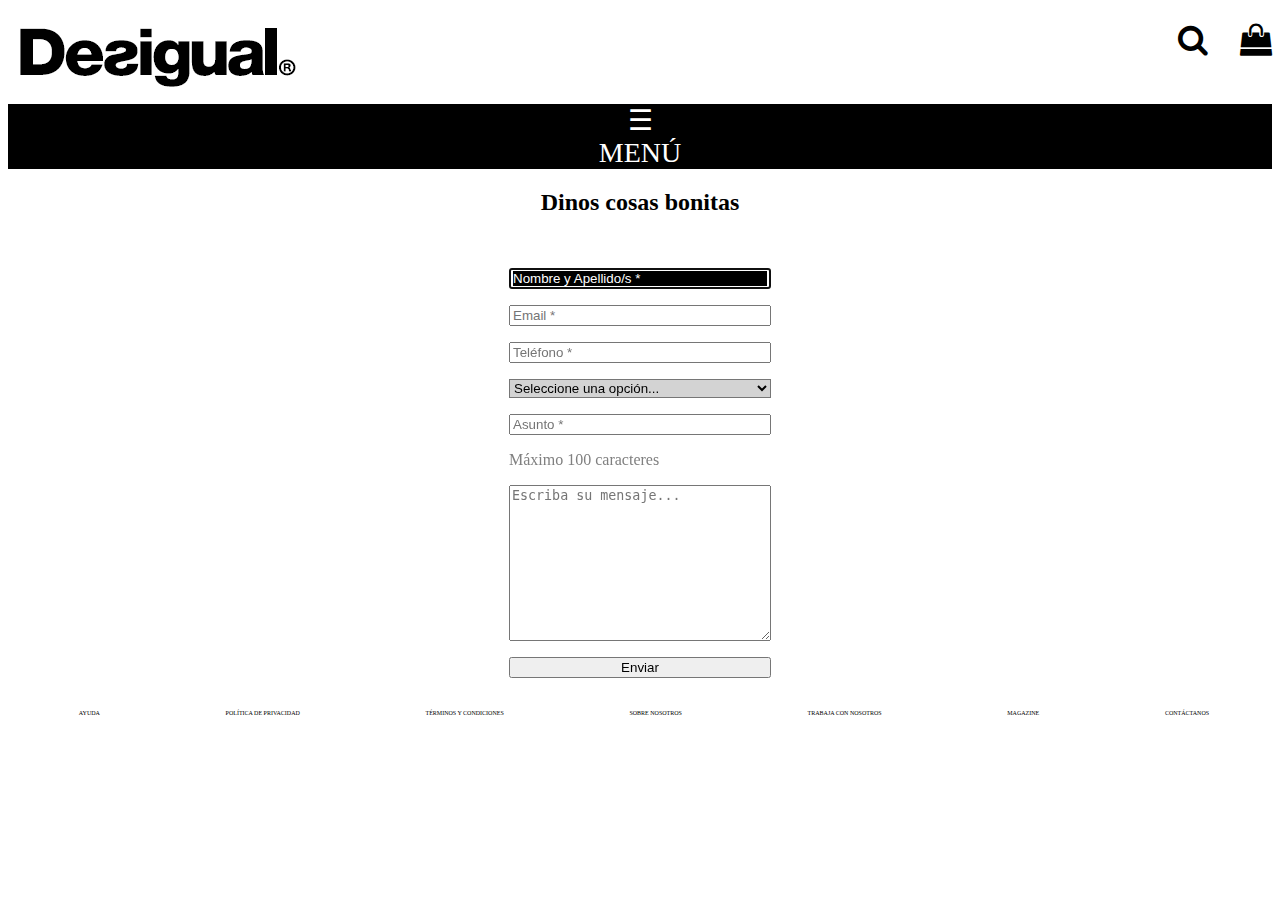
<file: formularioContactoDesigualCristina/contacto.html>
<!DOCTYPE html>
<html lang="es">
  <head>
    <title>Formulario de contacto Desigual</title>
    <meta charset="utf-8" />
    <meta content="Escribe tu nombre y apellidos" name="author" />
    <meta content="Formulario de contacto web Desigual" name="description" />
    <meta
      content="examen, apliweb, desigual, diseño web, responsive web design"
      name="keywords"
    />
    <meta name="robots" content="index, follow" />
    <meta name="lang" content="es-ES" />
    <link rel="stylesheet" type="text/css" href="estilos-form.css" />
    <meta
      name="viewport"
      content="width=device-width, initial-scale=1, maximum-scale=1"
    />
    <link
      rel="stylesheet"
      href="https://maxcdn.bootstrapcdn.com/font-awesome/4.5.0/css/font-awesome.min.css"
    />
    <link rel="stylesheet" href="font-awesome/css/font-awesome.min.css" />
    <link
      rel="stylesheet"
      href="https://fonts.googleapis.com/icon?family=Material+Icons"
    />

    <link
      href="https://fonts.googleapis.com/css?family=Open+Sans+Condensed:300"
      rel="stylesheet"
    />
  </head>
  <body>
    <header>
      <!--<div id="cabecera">-->
      <picture id="logo-cabecera">
        <img src="desigual-logo.png" alt="logo desigual" />
      </picture>

      <!--Bloque de enlaces con iconos -->
      <nav id="bloque-iconos">
        <ul>
          <li>
            <a href="#"><i class="fa fa-search" aria-hidden="true"></i></a>
          </li>
          <li>
            <a href="#"
              ><i class="fa fa-shopping-bag" aria-hidden="true"></i
            ></a>
          </li>
        </ul>
      </nav>
      <!--</div>-->
      <!-- Menú principal -->
      <nav id="menu-principal">
        <div id="hamburguesa">
          <span>&#9776;</span>
          <span>MENÚ</span>
        </div>
        <ul id="menu">
          <li>
            <a href="#"><span>REBAJAS</span><span class="mas"> + </span></a>
            <ul class="submenu">
              <li><a href="#"> Vestidos a -50% </a></li>
              <li><a href="#"> Complementos a -50% </a></li>
              <li><a href="#"> Hombre a -50% </a></li>
              <li><a href="#"> Kids a -50% </a></li>
            </ul>
          </li>
          <li>
            <a href="#"><span>MUJER</span><span class="mas"> + </span></a>
            <ul class="submenu">
              <li><a href="#"> Vestidos </a></li>
              <li><a href="#"> Camisetas&Tops </a></li>
              <li><a href="#"> Camisas&Blusas</a></li>
              <li><a href="#"> Chaquetas&Abrigos</a></li>
              <li><a href="#"> Jeans</a></li>
              <li><a href="#"> Zapatos&Complementos</a></li>
            </ul>
          </li>
          <li>
            <a href="#"><span>HOMBRE</span><span class="mas"> + </span> </a>
            <ul class="submenu">
              <li><a href="#"> Camisas </a></li>
              <li><a href="#"> Chaquetas </a></li>
              <li><a href="#"> Jerseys</a></li>
              <li><a href="#"> Jeans</a></li>
              <li><a href="#"> Pantalones</a></li>
              <li><a href="#"> Zapatos</a></li>
            </ul>
          </li>
          <li>
            <a href="#"><span>KIDS</span><span class="mas"> + </span></a>
            <ul class="submenu">
              <li><a href="#"> Partes de arriba niña </a></li>
              <li><a href="#"> Partes de abajo niña </a></li>
              <li><a href="#"> Ropa niño </a></li>
              <li><a href="#"> Bebé</a></li>
            </ul>
          </li>
          <li>
            <a href="#"><span>HOME DECOR</span><span class="mas"> + </span></a>
            <ul class="submenu">
              <li><a href="#"> Cama </a></li>
              <li><a href="#"> Pijamas&Albornoces </a></li>
              <li><a href="#"> Baño</a></li>
              <li><a href="#"> Deco</a></li>
            </ul>
          </li>
          <li>
            <a href="galeria.html"
              ><span>INSPÍRATE</span><span class="mas"> > </span></a
            >
          </li>
        </ul>
      </nav>
    </header>
    <!--Contenido principal con el formulario de contacto -->
    <main>
      <section id="form-contacto">
        <h2>Dinos cosas bonitas</h2>
        <form id="contacto">
          <span id="errores"></span>
          <label for="nombre">Nombre y Apellidos: * </label>
          <input
            type="text"
            id="nombre"
            name="nombre"
            placeholder="Nombre y Apellido/s *"
            title="Inserte su nombre y apellido/s"
            autofocus
            pattern="^[A-Za-z]*$"
            required
          />

          <label for="email">Email: * </label>
          <input
            type="text"
            id="email"
            name="email"
            title="Introduzca su correo electrónico"
            placeholder="Email *"
            pattern="^[-\w.]+@{1}[-a-z0-9]+[.]{1}[a-z]{2,5}$"
            required
          />

          <label for="telefno">Teléfono: * </label>
          <input
            type="text"
            id="telefno"
            name="telefno"
            title="Introduzca su número de móvil"
            placeholder="Teléfono *"
            pattern="^\d{9}$"
          />

          <label for="categoria">Categoría: *</label>
          <select id="categoria" name="categoria">
            <option value="">Seleccione una opción...</option>
            <option value="ped">Pedidos</option>
            <option value="dev">Devoluciones</option>
            <option value="tien">Tienda</option>
          </select>

          <label for="asunto">Asunto: * </label>
          <input
            type="text"
            id="asunto"
            name="asunto"
            title="Introduzca el asunto de su mensaje"
            placeholder="Asunto *"
            required
          />

          <label for="mensaje">Mensaje: * </label>
          <span id="caracteres">Máximo 100 caracteres</span>
          <textarea
            id="mensaje"
            name="mensaje"
            rows="10"
            cols="30"
            placeholder="Escriba su mensaje..."
            title="Escriba su mensaje"
            maxlength="100"
            required
          ></textarea>

          <input type="button" value="Enviar" name="enviar" />
        </form>
      </section>
    </main>
    <!--Pie de página con un menú adicional -->
    <footer>
      <nav id="menu-adicional">
        <ul>
          <li><a href="#">AYUDA</a></li>
          <li><a href="#">POLÍTICA DE PRIVACIDAD</a></li>
          <li><a href="#">TÉRMINOS Y CONDICIONES</a></li>
          <li><a href="#">SOBRE NOSOTROS</a></li>
          <li><a href="#">TRABAJA CON NOSOTROS</a></li>
          <li><a href="#">MAGAZINE</a></li>
          <li><a href="#">CONTÁCTANOS</a></li>
        </ul>
      </nav>
    </footer>
  </body>
</html>
</file>
<file: apuntesTablas/estilos.css>
.tablagen {
  display: table;
}

.fila {
  display: table-row;
}

.col {
  display: table-cell;
  padding: 12px;
  background: #ddd;
}
/*Segundo ejemplo*/
section {
  width: 100%;
  border-spacing: 5px;
}
article {
  display: table-cell;
  padding: 12px;
  background: #ddd;
  width: 33.33333%;
  border: 4px solid #f86;
}
</file>
<file: FomularioLoginCristina/estilos.css>
* {
  box-sizing: border-box;
}

main>div#contenido{
    display: flex;
    flex-direction: column;
    margin-left: 1em;

}
main>div#contenido>input{
    border: none;
    border-bottom: 1px solid lightgray;
    margin-top: 2em;
}
main>div#contenido>p>a{
    text-decoration: none;
    color: black;
    font-size: 12px;
}
main>div#contenido>button{
    color:burlywood;
    background-color: rgb(54,54,54);
    border-radius:20em;
    height: 5em;
    width: 10em;
}
</file>
<file: ProyectoCristina/estilos.css>
* {
  box-sizing: border-box;
}

/*Cabecera*/
header {
  display: flex;
  flex-wrap: wrap;
  flex-direction: row;
  justify-content: space-around;
  align-items: center;
}

/*Buscador*/
header p#buscador {
  background-color: #e28788;
  width: 100%;
  height: 2.5em;
  padding: 9px;
  margin-top: -10%;
}
#buscadorInput {
  background-color: #e28788;
  color: black;
  border: none;
  order: 3;
  width: 100%;
}

/*Iconos*/
header img {
  height: auto;
  width: 10%;
}
header img#icono {
  width: auto;
  height: 2.3em;
  margin-top: -5%;
}
header picture  p {
  display: none;
}
header picture a{
  margin-top: -5%;
}

/*Logo*/
header img.logo {
  height: auto;
  width: 50%;
  margin-top: -7%;
  margin-left: -7%;
}

/*Menú*/
.menu .menu-items ul,
.menu .menu-items li {
  list-style: none;
}

.menu .nav-container a {
  text-decoration: none;
  color: #0e2431;
  font-weight: 500;
  font-size: 1.2rem;
  padding: 0.7rem;
}

.menu .nav-container a:hover {
  font-weight: bolder;
}

.nav-container {
  display: block;
  position: relative;
  height: 60px;
  margin-top: -0.3em;
  margin-left: -1.5em;
}

.nav-container .checkbox {
  position: absolute;
  display: block;
  height: 32px;
  width: 32px;
  top: 20px;
  left: 20px;
  z-index: 5;
  opacity: 0;
  cursor: pointer;
}

.nav-container .hamburger-lines {
  display: block;
  height: 26px;
  width: 32px;
  position: absolute;
  top: 17px;
  left: 20px;
  z-index: 2;
  display: flex;
  flex-direction: column;
  justify-content: space-between;
}

.nav-container .hamburger-lines .line {
  display: block;
  height: 4px;
  width: 100%;
  border-radius: 10px;
  background: #0e2431;
}

.nav-container .hamburger-lines .line1 {
  transform-origin: 0% 0%;
  transition: transform 0.4s ease-in-out;
}

.nav-container .hamburger-lines .line2 {
  transition: transform 0.2s ease-in-out;
}

.nav-container .hamburger-lines .line3 {
  transform-origin: 0% 100%;
  transition: transform 0.4s ease-in-out;
}

.menu .menu-items {
  padding-top: 120px;
  box-shadow: inset 0 40rem 20rem rgba(255, 255, 255);
  height: 100vh;
  width: 9rem;
  transform: translate(-500%);
  display: flex;
  flex-direction: column;
  padding-left: 50px;
  transition: transform 0.5s ease-in-out;
  text-align: center;
}

.menu .menu-items ul,
.menu .menu-items li {
  margin-bottom: 1.2rem;
  font-size: 1.5rem;
  font-weight: 500;
}

.nav-container input[type="checkbox"]:checked ~ .menu-items {
  transform: translateX(-250%);
}

.nav-container input[type="checkbox"]:checked ~ .hamburger-lines .line1 {
  transform: rotate(45deg);
}

.nav-container input[type="checkbox"]:checked ~ .hamburger-lines .line2 {
  transform: scaleY(0);
}

.nav-container input[type="checkbox"]:checked ~ .hamburger-lines .line3 {
  transform: rotate(-45deg);
}

.nav-container input[type="checkbox"]:checked ~ .logo {
  display: none;
}

/*Carrusel de noticias*/

.contenedor-slider {
  width: 640px;
  margin: 40px auto 0;
}

.slider-wrapper {
  z-index: 500;
  position: relative;
  width: 100%;
  height: 360px;
  background: #fff;
  border: 5px solid #4b5973;
  overflow: hidden;
}

.slider-wrapper li {
  display: none;
}

.slider-wrapper .current-slide {
  display: block;
}

.slider-shadow {
  width: 100%;
  height: 15px;
  position: relative;
}

.slider-shadow:after,
.slider-shadow:before {
  content: "";
  position: absolute;
  background: #171c24;
  height: 100%;
  width: 50%;
  left: 10px;
  top: -20px;
  -webkit-transform: rotate(-4deg);
  -ms-transform: rotate(-4deg);
  -o-transform: rotate(-4deg);
  transform: rotate(-4deg);
  -webkit-box-shadow: 0 0 15px 8px #171c24;
  box-shadow: 0 0 15px 8px #171c24;
}

.slider-shadow:before {
  right: 10px;
  left: auto;
  -webkit-transform: rotate(4deg);
  -ms-transform: rotate(4deg);
  -o-transform: rotate(4deg);
  transform: rotate(4deg);
}

.slider-wrapper img {
  position: absolute;
  max-width: 100%;
  height: auto;
  top: 0;
  left: 0;
}

.slider-wrapper .caption {
  position: absolute;
  bottom: 0;
  left: 0;
  background: rgba(0, 0, 0, 0.65);
  width: 100%;
  padding: 10px;
  color: #fff;
  -webkit-transform: translateY(100%);
  -ms-transform: translateY(100%);
  -o-transform: translateY(100%);
  transform: translateY(100%);
  opacity: 0;
  -webkit-transition: all 0.4s ease;
  -o-transition: all 0.4s ease;
  transition: all 0.4s ease;
}

.slider-wrapper li:hover .caption {
  -webkit-transform: translateY(0);
  -ms-transform: translateY(0);
  -o-transform: translateY(0);
  transform: translateY(0);
  opacity: 1;
}

.slider-wrapper h2 {
  color: #00c5b9;
  font-size: 2em;
  font-weight: 400;
  margin-bottom: 6px;
}

.slider-wrapper p {
  font-size: 1.6em;
  font-weight: 300;
  line-height: 1.4em;
}

.control-buttons {
  margin-top: 15px;
  text-align: center;
  width: 100%;
}

.control-buttons li {
  cursor: pointer;
  display: inline-block;
  background: #424f66;
  text-indent: -99999px;
  height: 12px;
  width: 12px;
  margin: 0 6px;
  -webkit-border-radius: 50%;
  -moz-border-radius: 50%;
  border-radius: 50%;
}

.control-buttons li.active {
  background: #00c5b9;
}

.authors {
  text-align: center;
  color: #7a8699;
  display: block;
  font-size: 1.6em;
  font-weight: 300;
  margin-top: 80px;
  font-size: 300;
}

@media only screen and (max-width: 825px) {
  .contenedor-slider {
    width: 500px;
  }
  .slider-wrapper {
    height: 260px;
  }
}

@media only screen and (max-width: 535px) {
  .contenedor-slider {
    padding: 5px;
    width: 100%;
    margin: 40px 0 0 0;
  }
  .slider-wrapper {
    height: 200px;
  }
  .slider-wrapper .caption {
    display: none;
  }
}

@media onlyscreen and (max-width: 410px) {
  .slider-wrapper {
    height: 160px;
  }
}

/*Cuerpo de la página*/
article img {
  width: 393px;
  height: 133px;
}
h2 > a {
  text-decoration: none;
  color: black;
}
h5 {
  font-weight: lighter;
}
a {
  color: black;
  text-decoration: none;
}
nav {
  display: none;
} /*ESTÁ DESAPARECIDO PARA PODER TRATAR LA PÁGINA*/

/*Cuerpo de la página*/
main {
  display: flex;
  flex-direction: column;
  text-align: center;
}

/*Título*/
h1 {
  color: #e28788;
  width: 100%;
}

article img {
  width: 100%;
  height: 12em;
}
article > span {
  display: flex;
  flex-direction: row;
  flex-wrap: wrap;
  align-items: center;
  justify-content: space-between;
}
article a {
  font-size: 18px;
}
/*Iconos del árticulo*/
article img#icono,
article img#icono2 {
  height: auto;
  width: 100%;
}
article div {
  display: flex;
  width: 2em;
  margin-right: 3em;
}
article div img {
  margin-right: 1em;
}

/*Número de páginas*/
main > ul {
  display: flex;
  justify-content: center;
  list-style: none;
  padding: 0;
}
main > ul > li {
  border: 1px solid black;
  background-color: #f0e4c9;
  margin: 0.5em;
  padding: 0.5em;
  border-radius: 42%;
  font-weight: bold;
}
main > ul > li#pass {
  border-radius: 0%;
}

/*Footer*/
footer, footer a {
  background-color: black;
  display: flex;
  flex-direction: row;
  flex-wrap: wrap;
  color: #f0e4c9;
  justify-content: space-around;
}

footer p#redes {
  display: flex;
  flex-wrap: wrap;
  justify-content: space-around;
}

footer p#redes > label {
  width: 100%;
  text-align: center;
  margin-bottom: 5%;
}

footer p#redes img {
  width: 100%;
  height: auto;
  width: 5%;
}

footer small {
  justify-content: left;
}

/*Verisón tablet*/
@media all and (min-width: 600px) {
  #buscadorInput {
    background-color: #fecbad;
    color: black;
    outline: none;
    border: none;
  }

  /*Hamburguesa*/
  div > span.hamburguer-line {
    display: none;
  }

  /*Menú*/
  nav {
    display: block;
  }
  .nav-container {
    display: none;
  }
  nav li {
    display: none;
  }

  header p#buscador {
    background-color: #fecbad;
    color: black;
    order: 3;
    width: 100%;
  }
  #buscadorInput {
    width: 100%;
    height: 2em;
    margin-bottom: 150%;
  }

  nav ul {
    display: flex;
    flex-direction: row;
    padding: 0;
    padding-top: 0.5em;
    padding-bottom: 0.5em;
    font-weight: bold;
    justify-content: center;
  }

  ul.noticias {
    background-color: #e28788;
    width: 50%;
  }

  ul.cursos {
    background-color: #7293e0;
    width: 50%;
  }

  section {
    display: flex;
    flex-direction: row;
    flex-wrap: wrap;
    justify-content: space-between;
  }

  article {
    width: 45%;
    margin-top: 30px;
    margin-left: 3px;
  }
  article > a img {
    width: 100%;
    height: 65.3%;
  }
  article > span > h2 {
    text-align: left;
    width: 50%;
  }
}

/*Versión ordenador*/
@media all and (min-width: 1060px) {
  /*Iconos*/
  header img {
    height: auto;
    width: 10%;
  }
  header picture > img {
    width: 10px;
    height: 10px;
  }
  header picture  p {
    display: block;
  }
  header picture  a>p {
    display: block;
    width: 10em;
    margin-left: -0.7em;
    margin-bottom: 4em;
  }
  header picture > p {
    width: 10em;
    margin-left: -0.7em;
    margin-bottom: 4em;
  }
  header picture > p#like {
    margin-left: -3em;
  }
  header picture {
    display: flex;
    flex-direction: column;
    width: 40px;
  }
  /*Logo*/
  header img.logo {
    height: auto;
    width: 25%;
    margin-top: -7%;
    margin-left: -7%;
  }

  header img {
    height: auto;
    width: 10%;
  }
  header img#icono {
    width: auto;
    height: 2.3em;
    margin-top: -5%;
  }
  header picture > p {
    display: block;
    color: black;
  }
  article {
    width: 25%;
    margin-top: 30px;
    margin-left: 3px;
  }
  article > a img {
    width: 100%;
    height: 65.3%;
  }
  article > span > h2 {
    text-align: left;
    width: 50%;
  }
  /*Footer*/
  footer {
    background-color: black;
    display: flex;
    flex-direction: row;
    flex-wrap: wrap;
    color: #f0e4c9;
    justify-content: space-between;
    padding: 0 3% 1% 3%;
  }

  footer p#redes {
    display: flex;
    flex-wrap: wrap;
    justify-content: space-around;
    margin-left: 5%;
  }

  footer p#redes > label {
    width: 100%;
    text-align: center;
    margin-bottom: 5%;
  }

  footer p#redes img {
    width: 100%;
    height: auto;
    width: 5%;
    /*margin-right: 15%;*/
  }
}
</file>
<file: webLODICristina/estiloslodi.css>
* {
  box-sizing: border-box;
}
ul {
  padding-left: 0;
}
div#contenido {
  display: flex;
  flex-flow: row wrap;
}

/*HEADER*/
header {
  display: flex;
  flex-direction: row;
  justify-content: space-around;
  align-items: center;
  font-size: 1.5rem;
  flex: 100%;
}

header i,
header span {
  color: #5e5e5e;
}

header > nav#menu-principal {
  order: -2;
}

header > nav#buscador {
  order: -1;
}

header>nav#menu-principal, header>nav#buscador{
  flex-basis: 10%;
}

header > picture > img#logo {
  width: 50%;
  height: auto;
}
header > picture  {
  flex-basis: 50%;
}

/*Para quitar el formato enlace del menú*/
header ul > li {
  list-style: none;
}
header ul > li > a {
  text-decoration: none;
  color: black;
}
/*Para hacer el menú desplegable*/
header nav > ul#menu {
  display: none;
}
header input {
  display: none;
}
header input:checked + ul#menu {
  display: block;
}

/*CUERPO DEL DOCUMENTO*/
main {
  flex: 100%;
  display: flex;
  flex-direction: row;
  flex-wrap: wrap;
}
main > article.item {
  display: flex;
  flex-direction: column-reverse;
  flex-basis: 43%;
  max-width: 50%;
  margin: 0 2.5% 0 2.5%;
  text-align: center;
}
main > article.item > a {
  color: black;
  text-decoration: none;
  order: -2;
}
main > article.item > p {
  order: -3;
}
main > article.item img {
  width: 110%;
  height: auto;
}

/*FOOTER*/
footer {
  flex: 100%;
  display: flex;
  flex-direction: column;
}
footer > nav#menu-adicional > ul > li {
  border-bottom: 1px solid black;
}
footer > nav#iconos-sociales > ul {
  display: flex;
  text-align: row;
  justify-content: center;
}
footer > nav#iconos-sociales > ul > li > a > i {
  color: grey;
  font-size: 150%;
  width: 1.5em;
}
</file>
<file: webMrWonderfulCristina/estiloswonder.css>
* {
  box-sizing: border-box;
}
/*Comenzamos con la versión móvil*/

/*Hacemos el cuerpo de la web flexible*/
body {
  font-size: 16px;
  color: grey;
  display: flex;
  flex-direction: column;
}
/*Estilo para todos los enlaces de la web*/
a {
  color: grey;
  text-decoration: none;
}
a:hover {
  cursor: pointer;
  text-decoration: underline;
}
ul {
  list-style: none;
  padding-left: 0;
}
/*Hacemos la cabecera flexible*/
header {
  display: flex;
  /*La cabecera ocupa todo el ancho de la página*/
  flex-direction: row;
  justify-content: space-between;
  align-items: center;
  margin-bottom: 2.5%;
  border-bottom: 1px solid grey;
}

nav > ul#menu {
  display: none;
}
input {
  display: none;
}
input:checked + ul#menu {
  display: block;
}
/*Ordenamos*/
#nav {
  order: 1;
}
#search {
  order: 2;
}
#logo {
  order: 3;
}
#login {
  order: 4;
}
#bag {
  order: 5;
}
/*La hamburguesa la colocamos al principio*/
header > nav#menu-principal {
  padding-right: 0.5rem;
}
header > nav#menu-principal > label > span {
  font-weight: bold;
  font-size: 2rem;
}
/*El input de la hamburguesa tiene que estar oculto*/
nav#menu-principal > ul {
  display: none;
}
input#hamburguesa:checked + ul {
  display: contents;
}

/*El menu principal es flexible*/
header > nav#menu-principal > ul#menu {
  padding: 0.3rem 0;
  border-bottom: 1px solid grey;
}
/*En segunda posición está el buscador*/
header > nav#search {
  font-size: 1.4rem;
}
/*En tercera posición se encuentra el logo*/
header > a#logo {
  font-size: 1.4rem;
}

/*El logo de la cabecera tiene un tamaño fijo*/

/*En cuarta posición está el icono del usuario de login*/
header > nav#login {
  font-size: 1.4rem;
}
/*Por último, en quinta posición se encuentra la bolsa de la compra*/
header > nav#bag {
  padding-right: 0.5rem;
  font-size: 1.4rem;
}

/*Hacemos flexible el cuerpo principal*/
main {
  display: flex;
  flex-flow: row wrap;
}
article {
  display: flex;
  flex-flow: column;
  max-width: 45%;
  margin: 0 2.5% 0 2.5%;
  text-align: center;
}
/*La imagen del artículo aparece en primer lugar*/
/*Las imágenes de los articulos tienen una anchura relativa*/
article.item > picture > img {
  order: 1;
  height: 100%;
  width: 100%;
}

/*El párrafo con la descripción del artículo va en segundo lugar*/
article.item > p {
  order: 2;
}

/*El precio va en tercera posición*/
article.item > span {
  order: 3;
  margin-top: auto;
}

/*El botón lo colocamos en última posición*/
article.item > input {
  order: 4;
  align-self: center;
  color: white;
  margin-top: auto;
  display: block;
}
/*Los artículos tienen que ser flexibles*/
/*En la versión de móvil se muestran en filas de 2*/

main > article.item > * {
  margin-bottom: 0.5rem;
}

main > article.item > input {
  border: 0;
  background-color: #92d1c8;
  border-radius: 0.2rem;
  padding: 0.5rem;
}
main > article.item > input:hover {
  cursor: pointer;
  background-color: #88c3ba;
}
/*Hacemos el pie flexible*/
footer {
  background-color: lightgray;
  text-align: center;
  display: flex;
  flex-direction: column;
}
/*El menú adicional es flexible y va en segunda posición*/

/*El menú social hay que hacerlo flexible*/
footer > nav#menu-social-adicional {
  /*lo colocamos en primer lugar dentro del pie*/
  order: 1;
  margin-top: 5%;
  margin-bottom: 5%;
}
footer > nav#menu-social-adicional > ul {
  display: flex;
  flex-direction: row;
  margin-left: 30%;
}
/*El menu social también es flexible*/
footer > nav {
  order: 2;
}
footer > nav#menu-social-adicional > ul > li i {
  font-size: 1.5rem;
  color: #cda194;
  padding: 0 0.5rem;
}
/*El texto del pie va al final*/
footer > small {
  order: 3;
  margin-top: 5%;
}
@media all and (min-width: 1080px) {
  header {
    flex-flow: row wrap;
    justify-content: end;
    border-bottom: none;
  }
  nav{
    flex-direction: row;
    
  }
  nav#menu-principal > ul {
    display: block;
  }
  #menu-principal > label {
    display: none;
  }

  header > nav#menu-principal > ul#menu{
    display: flex;
    flex-direction: row;
    justify-content: space-between;
    width: 100%;
    font-size: 75%;
  }

  header > nav#menu-principal {
    width: 100%;
  }

  header > nav#menu-principal > ul#menu > li {
    margin: 0.5rem;
  }

  header > nav#menu-principal {
    order: 5;
    margin: 1rem;
  }

  header > a#logo {
    order: 4;
    margin: 0.5em;
    flex: 100%;

    font-size: 1.4rem;
  }

  header > nav#search {
    order: 1;
    margin: 0 2rem;
    font-size: 1.4rem;
  }

  header > nav#login {
    order: 2;
    margin: 0 2rem;
    font-size: 1.4rem;
  }

  header > nav#bag {
    order: 3;
    margin: 0 2rem;
    padding-right: 0.5rem;
    font-size: 1.4rem;
  }
  /*
	header{
		flex-flow:row wrap;
		justify-content: end;
	}
#search{
	order:3;
}
  nav#menu-principal > ul {
    display: block;
    display: flex;
    flex-direction: row;
    flex-wrap: wrap;
  }
  nav > label {
    display: none;
  }
  header > nav#menu-principal > ul#menu{

  }
  header > nav#menu-principal > ul#menu {
    padding: 0.3rem 0;
    border-bottom: 1px solid white;
  }
  #bag,#login,#search{
    flex-basis: 100%;
    align-self: flex-end;
  }*/

  /*VERSIÓN DE ESCRITORIO*/
  /*En la cabecera va logo e iconos en la misma línea y debajo el menú*/
  /*Hay 4 artículos por fila*/
  /*La barra social y el menú adicional están uno al lado del otro*/
}
</file>
<file: Ejercicio2Cristina/estilos.css>
* {
  box-sizing: border-box;
}
/*PARA EL FONDO*/
body {
  background-color: #e0e0e0;
}
/*CABECERA*/
header {
  background-color: #242321;
}
header > h1 {
  display: none;
}
header > div.cabecera-sup {
  display: flex;
  flex-direction: row;
  justify-content: space-between;
}
header > div.cabecera-inf {
  display: flex;
  flex-flow: row wrap;
  justify-content: center;
}
header > div.cabecera-inf > p {
  color: white;
}
header > div.cabecera-inf > p > img {
  height: 1.5rem;
  width: auto;
}
div#sofa > article > img {
  height: 25.5em;
  width: auto;
}
div#sofa > article {
  display: flex;
  flex-direction: column;
  text-align: center;
}
div#sofa > article > div#mens_info{
  
}

h6 {
  color: darkgray;
  font-size: 11px;
}

/*CUERPO DEL DOCUMENTO*/
/*BUSCADOR*/
main > div#centrar-buscador {
  display: flex;
  justify-content: center;
}
main > div#centrar-buscador > p#navegador {
  display: flex;
  background-color: white;
  display: flex;
  flex-direction: row;
  justify-content: space-between;
  width: 90%;
  padding: 7px;
}

/*MENÚ*/
div#centrar-menu {
  display: flex;
  justify-content: center;
}
nav#buscador {
  border: 1px solid #242321;
  background-color: #242321;
  border-radius: 30px;
  width: 40%;
}
nav#buscador > p {
  display: flex;
  justify-content: center;
  color: #9f886b;
}
nav#buscador > p > img {
  height: 1em;
  width: auto;
}

div#cuerpo {
  background-color: white;
}
/*PALABRAS EN DORADO*/
div#palabras-dorado {
  display: flex;
  justify-content: center;
  padding: 25px;
}
div#palabras-dorado > p > a {
  text-decoration: none;
  color: #9f886b;
}
div#palabras-dorado > p {
  color: #9f886b;
}

/*LÍNEA ROSA*/
article#linea-rosa {
  background-color: #d53a74;
  text-align: center;
}
article#linea-rosa > p {
  text-decoration: none;
  color: white;
  font-size: 11px;
}

/*FOOTER*/
footer {
  background-color: #242321;
}
</file>
<file: ejercicioElefanteCristina/css/styles.css>
* {
  transition: 0.25s ease-in-out;
  box-sizing: border-box;
}

body {
  font-family: "Open Sans", sans-serif;
  font-size: 14px;
  color: black;
  background-color: white;
}

header,
footer {
  background-color: #e6e7e8;
  border: 2px solid #3f3f3f;
  border-radius: 5px;
}

footer {
  color: #3f3f3f;
  height: 2rem;
}

header img#logo {
  width: 5rem;
  height: 4.35rem;
}

header {
  display: flex;
  flex-direction: row;
}

h1,
h2,
h3,
h4,
h5,
h6 {
  font-family: "Bree Serif", serif;
  color: #00acdd;
}

header h1 {
  color: #004166;
  font-weight: bold;
}

header h1 span#subject {
  color: #96bc33;
}

a {
  text-decoration: none;
  cursor: pointer;
}

a:link {
  color: #00acdd;
}

a:visited {
  color: #ea2126;
}

a:hover {
  cursor: pointer;
  color: #f58a1e;
}

nav ul li {
  list-style-type: none;
}

nav ul {
  padding-left: 0;
}

nav#main-menu {
  background-color: #004166;
  font-weight: bold;
  border: 2px solid #e6e7e8;
  border-radius: 5px;
  text-align: center;
}

main section#principal {
  border: 2px solid #004166;
  border-radius: 5px;
}

main section article.news-art {
  border: 5px solid #e6e7e8;
  border-radius: 0.8rem;
}
nav > ul {
  display: none;
}

div#content main section#principal article#primerElemento {
  background-color: #e6e7e8;
  border-color: #f58a1e;
}

div#content main section article.news-art img {
  width: 20em;
  height: auto;
}

div#content main section article.news-art p {
  padding: 0 1rem;
}

/*A partir de aquí, el código es nuevo*/

nav#main-menu input:checked~span:nth-child(1) {
  transition-delay:.5s;
  
}
nav#main-menu {
  display: flex;
  justify-content: center;
  align-items: center;
}
nav > label > span {
  display: block;
  position:absolute;
  margin-top: 3px;
  background-color: white;
  height: 0.3rem;
  width: 3rem;
  margin: 5px auto;
  position: relative;
  position: relative;
  cursor: pointer;
}
h2 {
  text-align: center;
}

article {
  text-align: center;
}

article > p {
  text-align: justify;
}

/*Versión tablet*/
@media all and (min-width: 600px) {
  article {
    display: flex;
    flex-flow: row wrap;
    justify-content: flex-start;
    align-items: center;
  }
  h3 {
    flex-basis: 100%;
    text-align: left;
  }
  article > img {
    flex-basis: 50%;
    max-width: 20rem;
  }
  p {
    flex-basis: 50%;
  }
}

/*Versión ordenador*/
@media all and (min-width: 1080px) {
  div#content > nav#main-menu > ul {
    display: flex;
    flex-direction: row;
    justify-content: space-around;
  }

  div#content > nav#main-menu > input,
  div#content > nav#main-menu > label {
    display: none;
  }
  section {
    display: flex;
    flex-flow: row wrap;
  }
  .news-art {
    flex-basis: 50%;
  }
  #primerElemento {
    flex-basis: 100%;
  }

  .news-art > img {
    max-width: 15rem;
  }
  .news-art > p {
    align-self: flex-start;
  }
}
</file>
<file: ejerciciosTema4/css/estilos.css>
body, section{display: flex; flex-flow: column;}
section h2{flex: auto;}
section div#news{display: flex;}
img{border-radius: 0.5rem; margin:1rem;}
article.noticia{display:flex; flex-flow: column;}
article.noticia>h3{background-color:#424242; color:white; border-radius:0.5rem; padding:1rem 0.6rem; margin:1rem;}
h3#titular1,h3#titular2,h3#titular3{display: none;}
</file>
<file: formularioContactoDesigualCristina/estilos-form.css>
* {
  box-sizing: flex;
}
/*CABECERA*/
header {
  display: flex;
  flex-direction: row;
  flex-wrap: wrap;
  width: 100%;
}
header > picture#logo-cabecera {
  flex-basis: 30%;
}
img {
  max-width: 100%;
  height: auto;
}
header > nav#bloque-iconos {
  flex-basis: 70%;
  justify-content: flex-end;
}

/*ICONOS*/
nav#bloque-iconos > ul {
  display: flex;
  flex-direction: row;
  justify-content: flex-end;
  flex-basis: 50%;
}
ul > li {
  list-style: none;
}
ul > li > a {
  text-decoration: none;
  color: black;
}
nav#bloque-iconos > ul > li {
  width: 4em;
  height: auto;
  text-align: end;
}
nav#bloque-iconos > ul > li > a > i {
  font-size: 2rem;
}

/*MENÚ PRINCIPAL*/
div#hamburguesa {
  display: flex;
  flex-direction: column;
}

nav#menu-principal {
  flex-basis: 100%;
  color: white;
  background-color: black;
}
#hamburguesa {
  text-align: center;
}
#hamburguesa > span {
  font-size: 1.75rem;
}
nav#menu-principal > ul > li > a {
  text-decoration: none;
  color: white;
}
/*Editar si aparece o no*/
ul.submenu > li > a {
  color: white;
}

nav > ul#menu {
  display: none;
}
input:checked + nav > ul#menu {
  display: block;
}

/*BODY*/
main {
  display: flex;
  flex-basis: 30%;
  justify-content: center;
}
main > section > h2 {
  text-align: center;
}
form {
  display: flex;
  flex-direction: column;
}
form > label {
  display: none;
}
form > input,
form > select,
form > span,
form > textarea {
  margin-top: 1rem;
}
form > span {
  color: gray;
}
form > select {
  background-color: lightgray;
}
form > input:focus::placeholder {
  color: white;
  background-color: black;
}

/*FOOTER*/
footer > nav > ul {
  display: flex;
  flex-direction: row;
  flex-wrap: wrap;
  font-size: 10%;
  flex-basis: 100%;
  justify-content: space-around;
  margin-top: 20em;
  margin-left: -20em;
}
footer>nav>ul>li>a:hover{
  background-color: black;
  color: white;
  text-decoration: solid;
}
</file>
